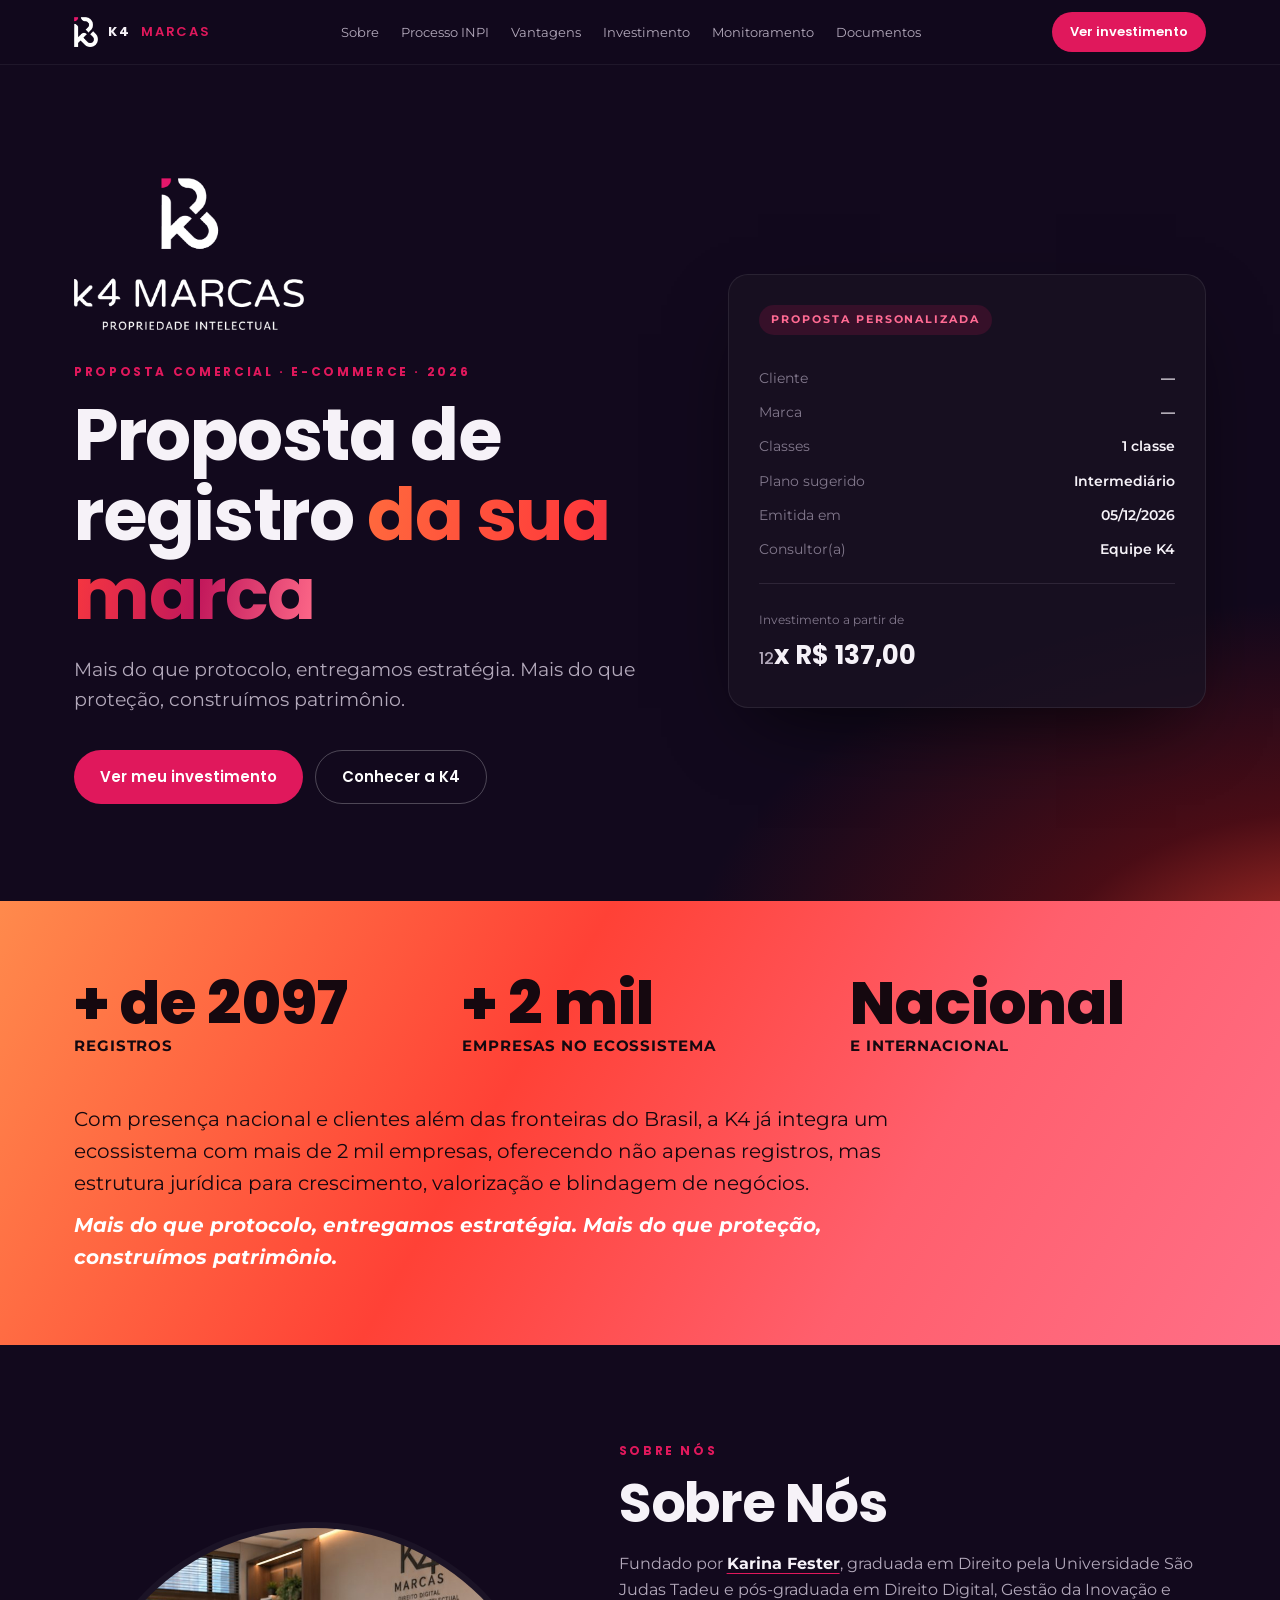
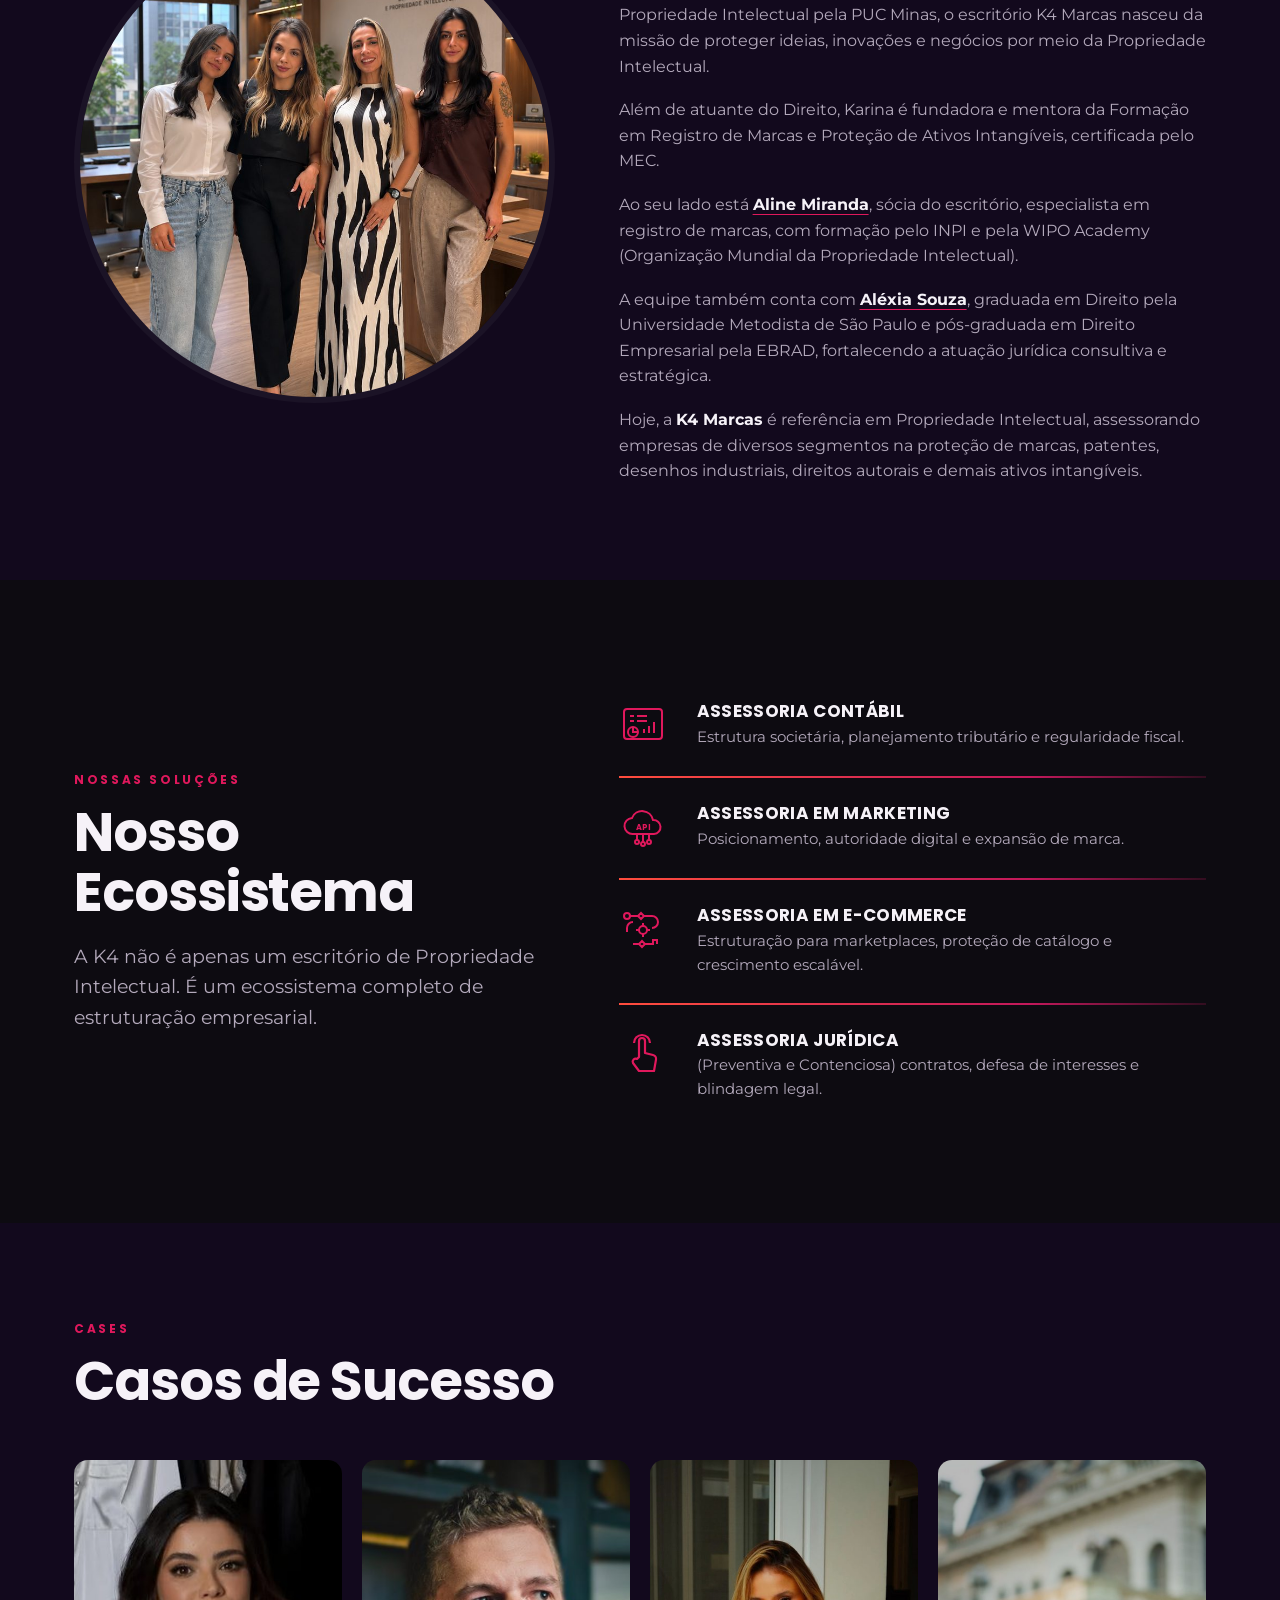
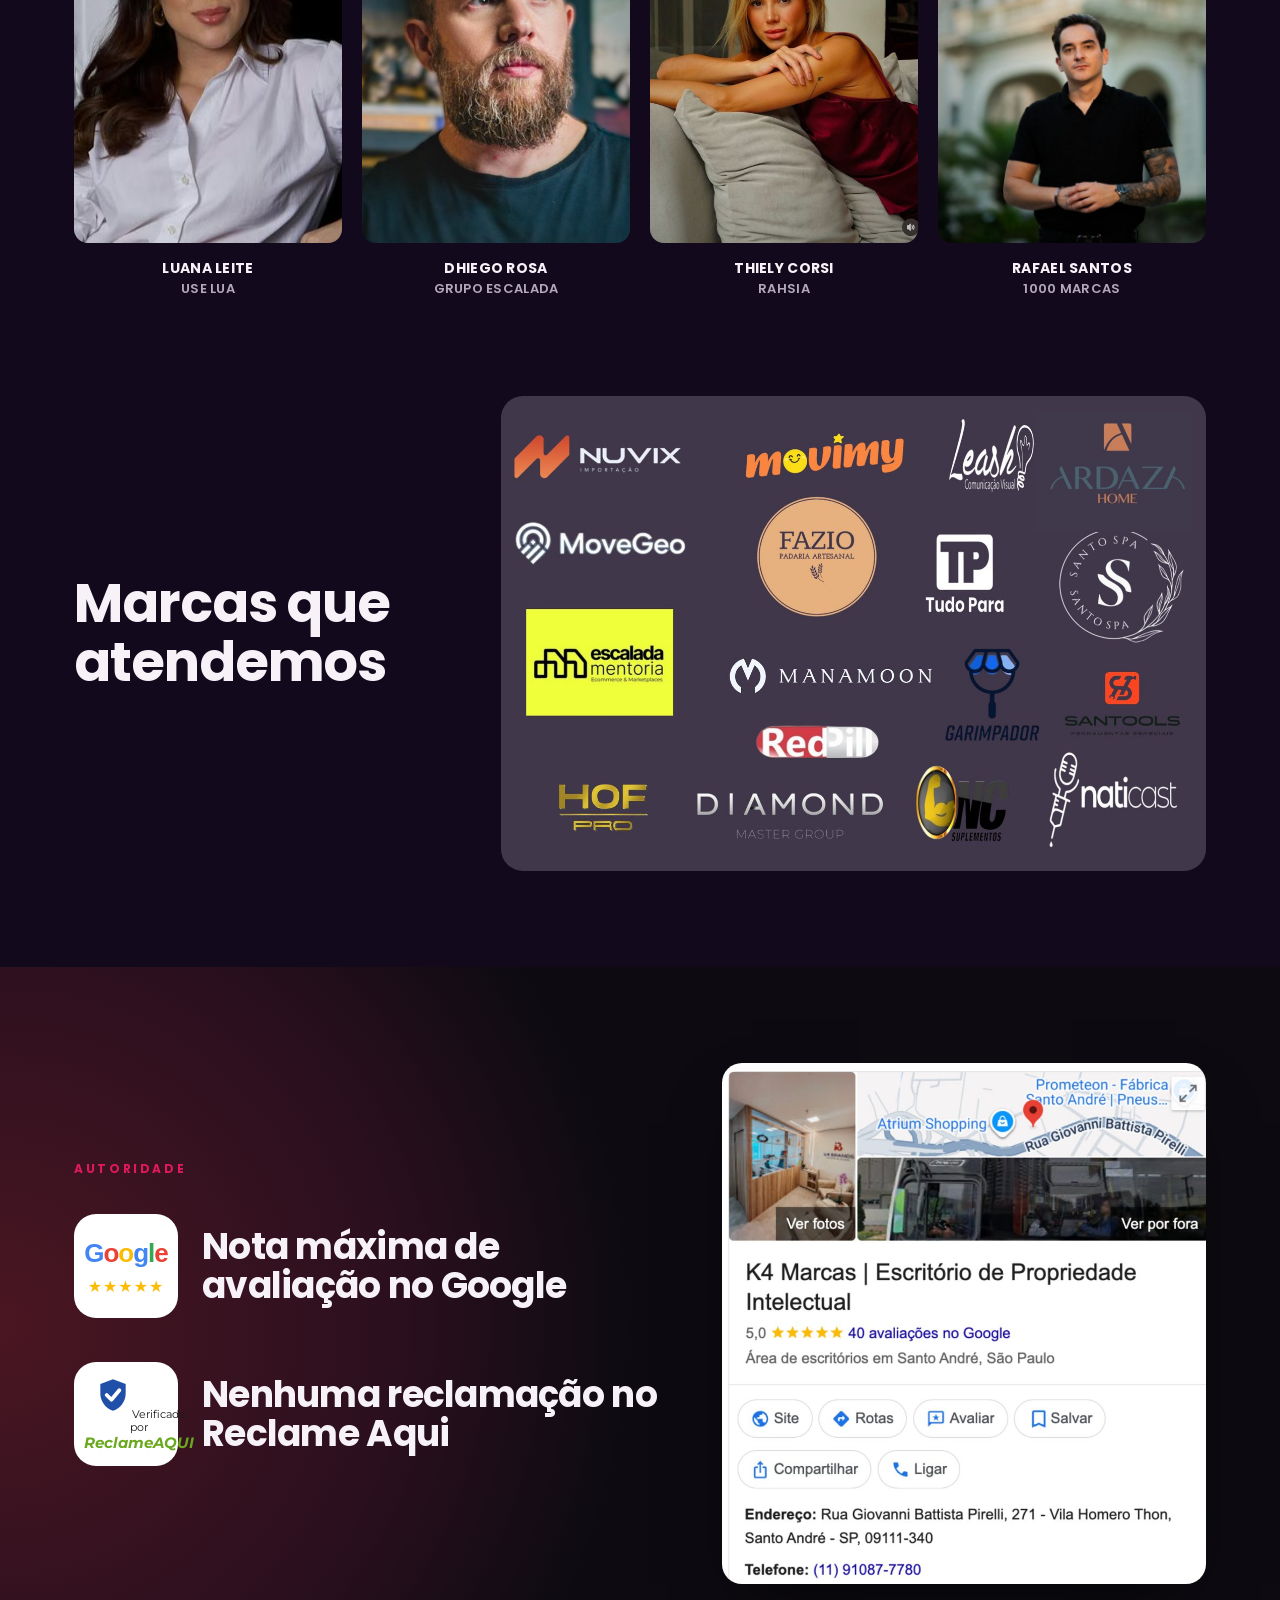
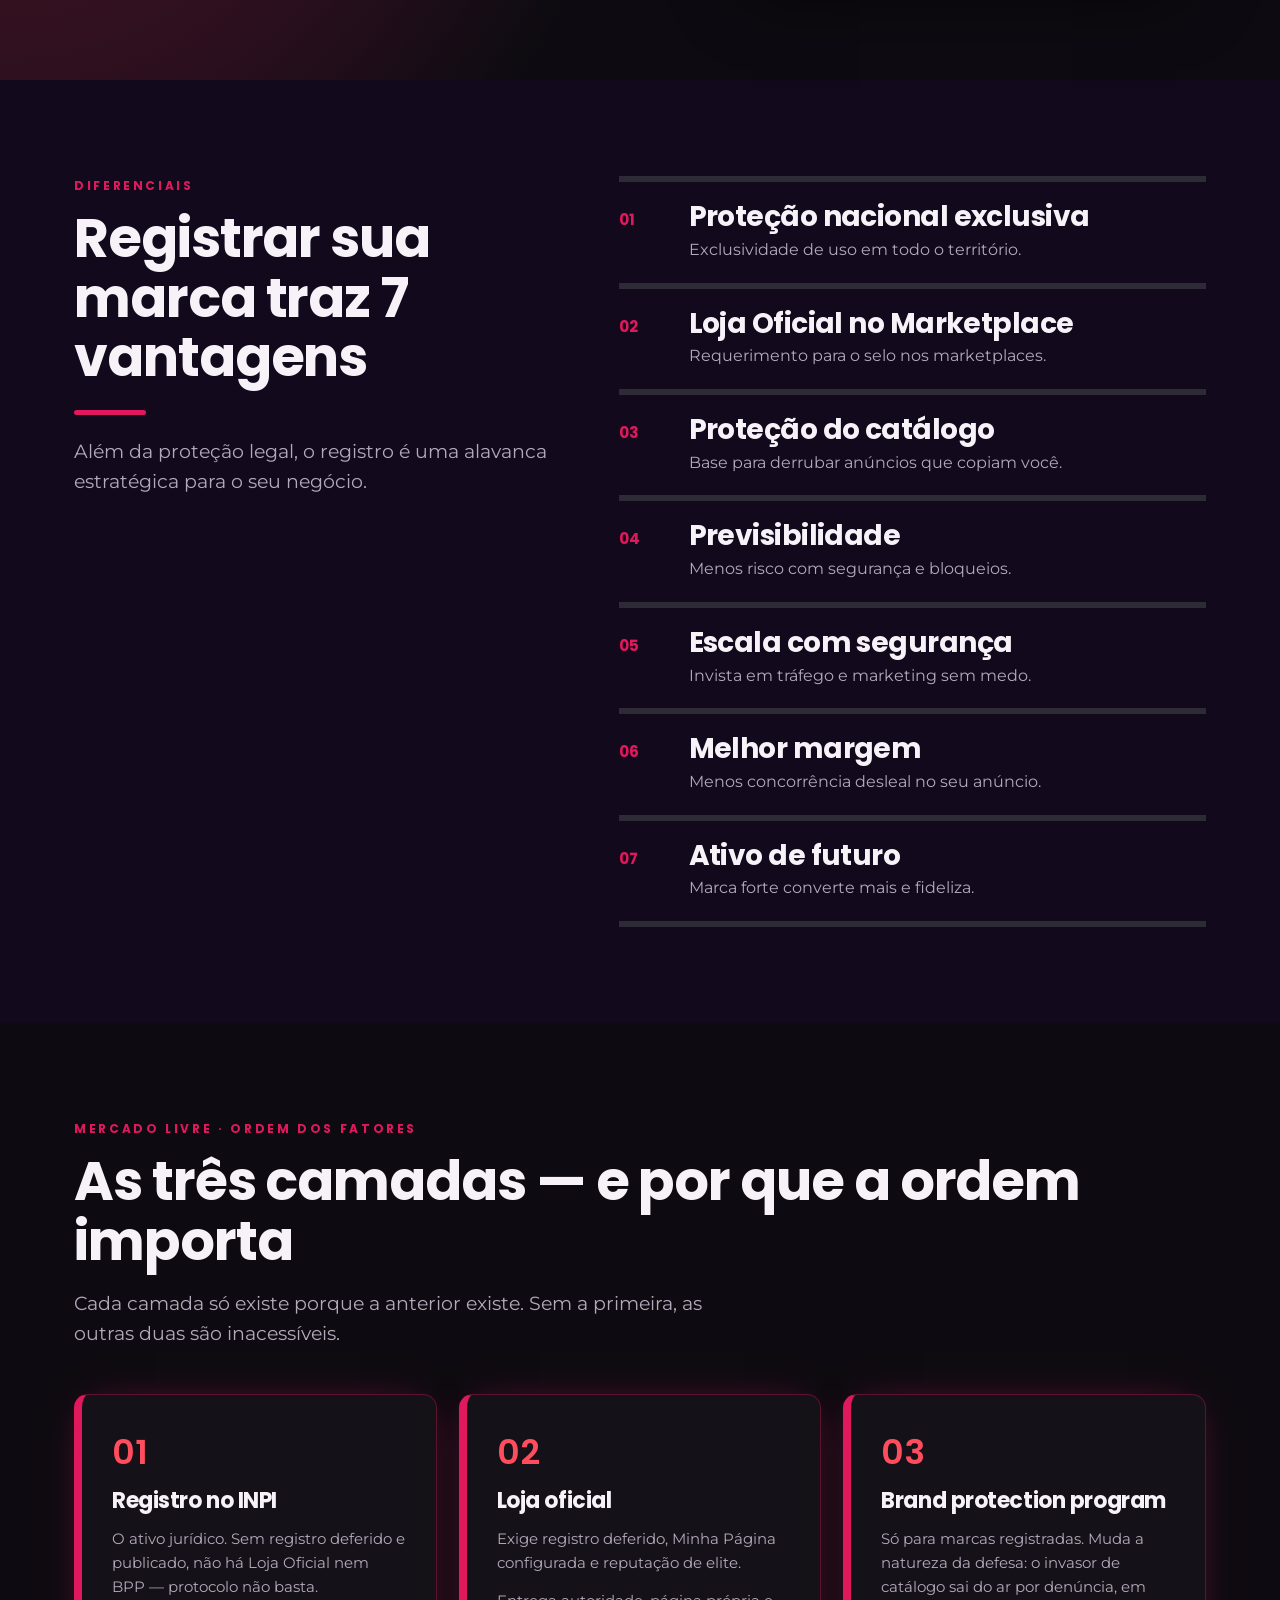
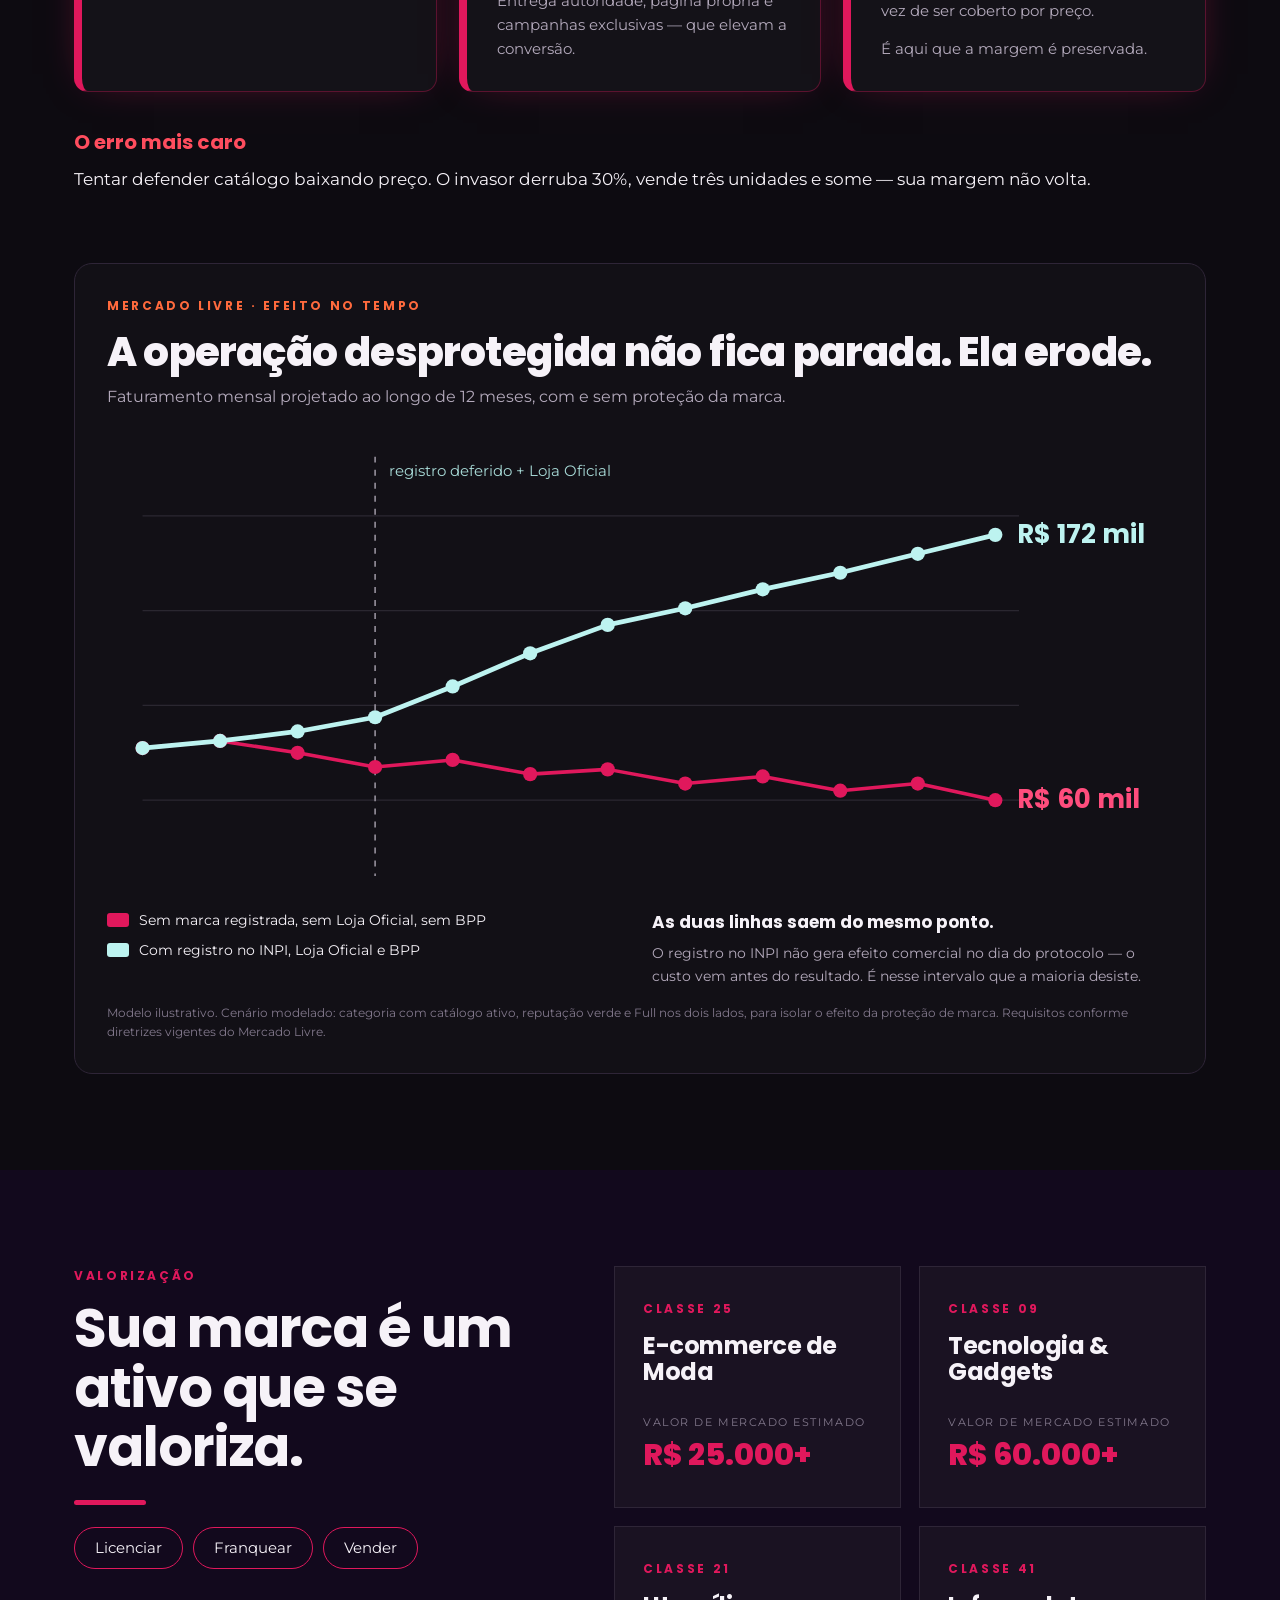
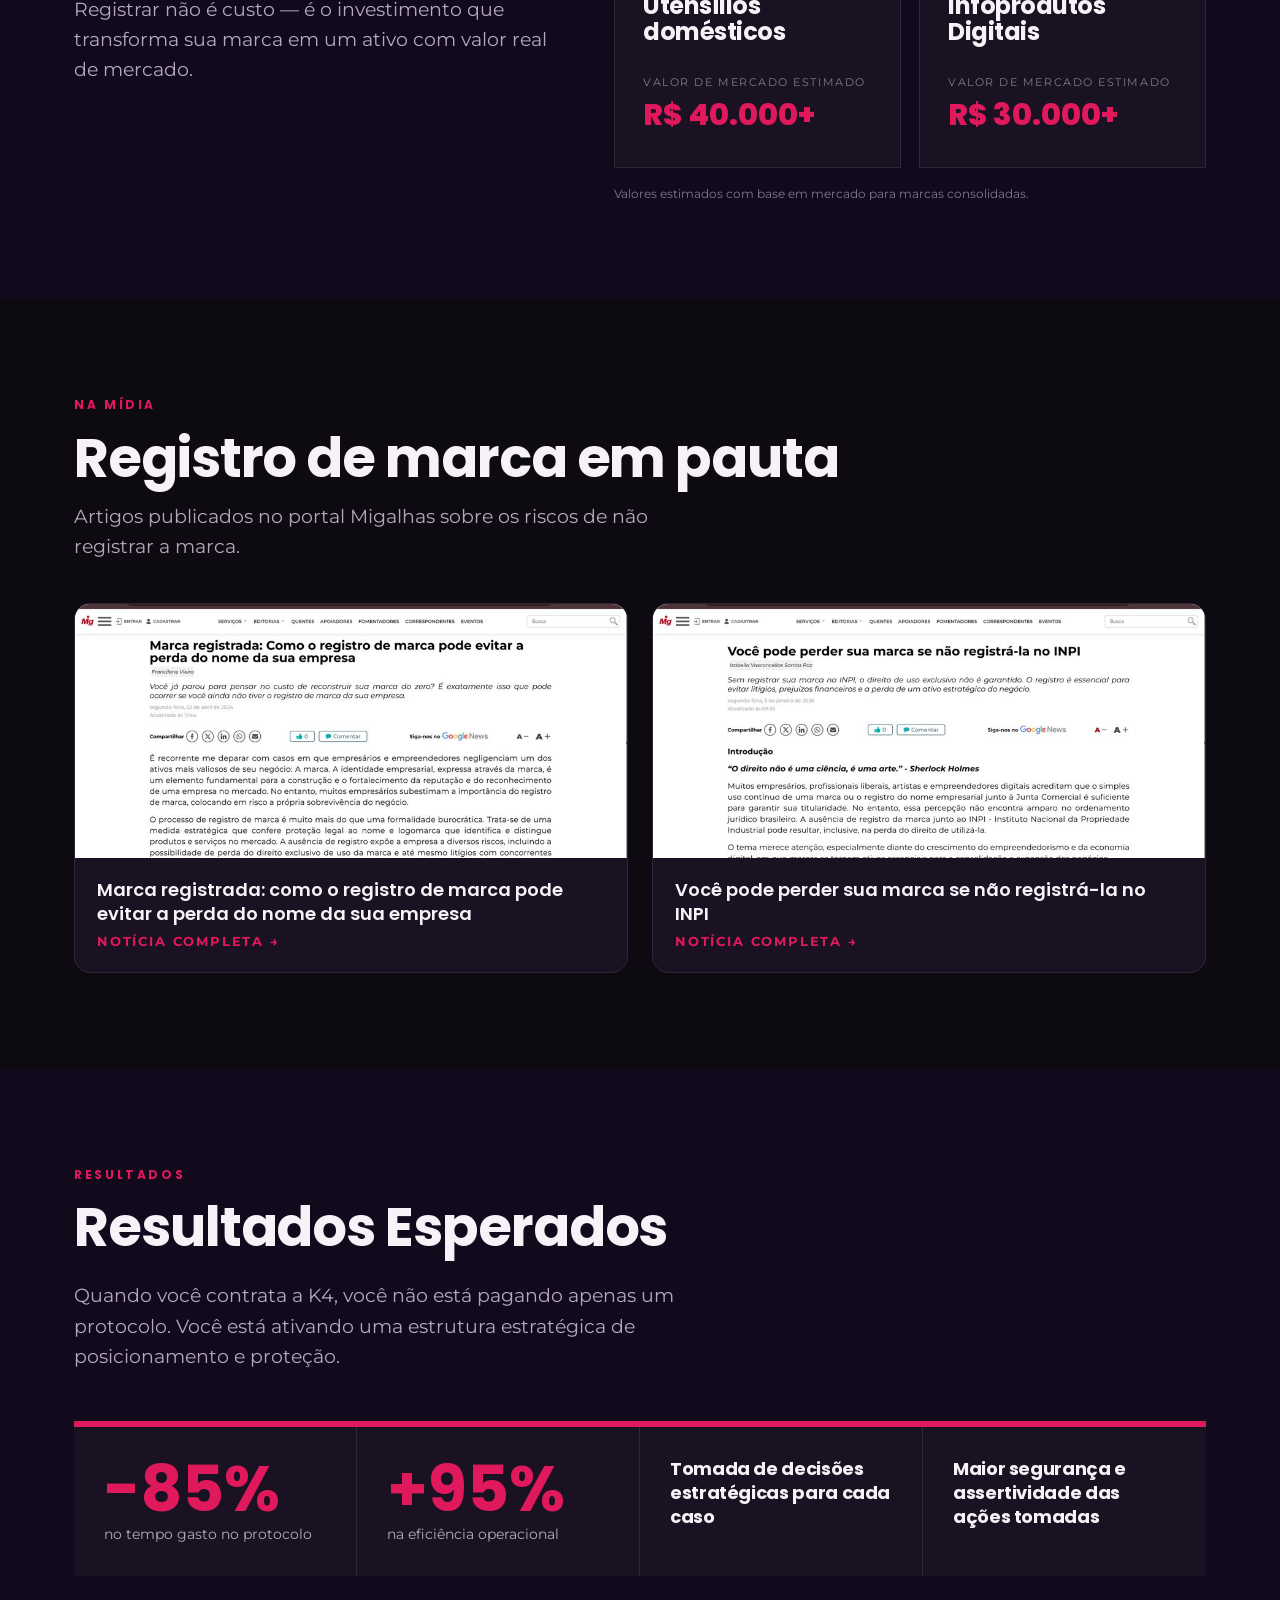
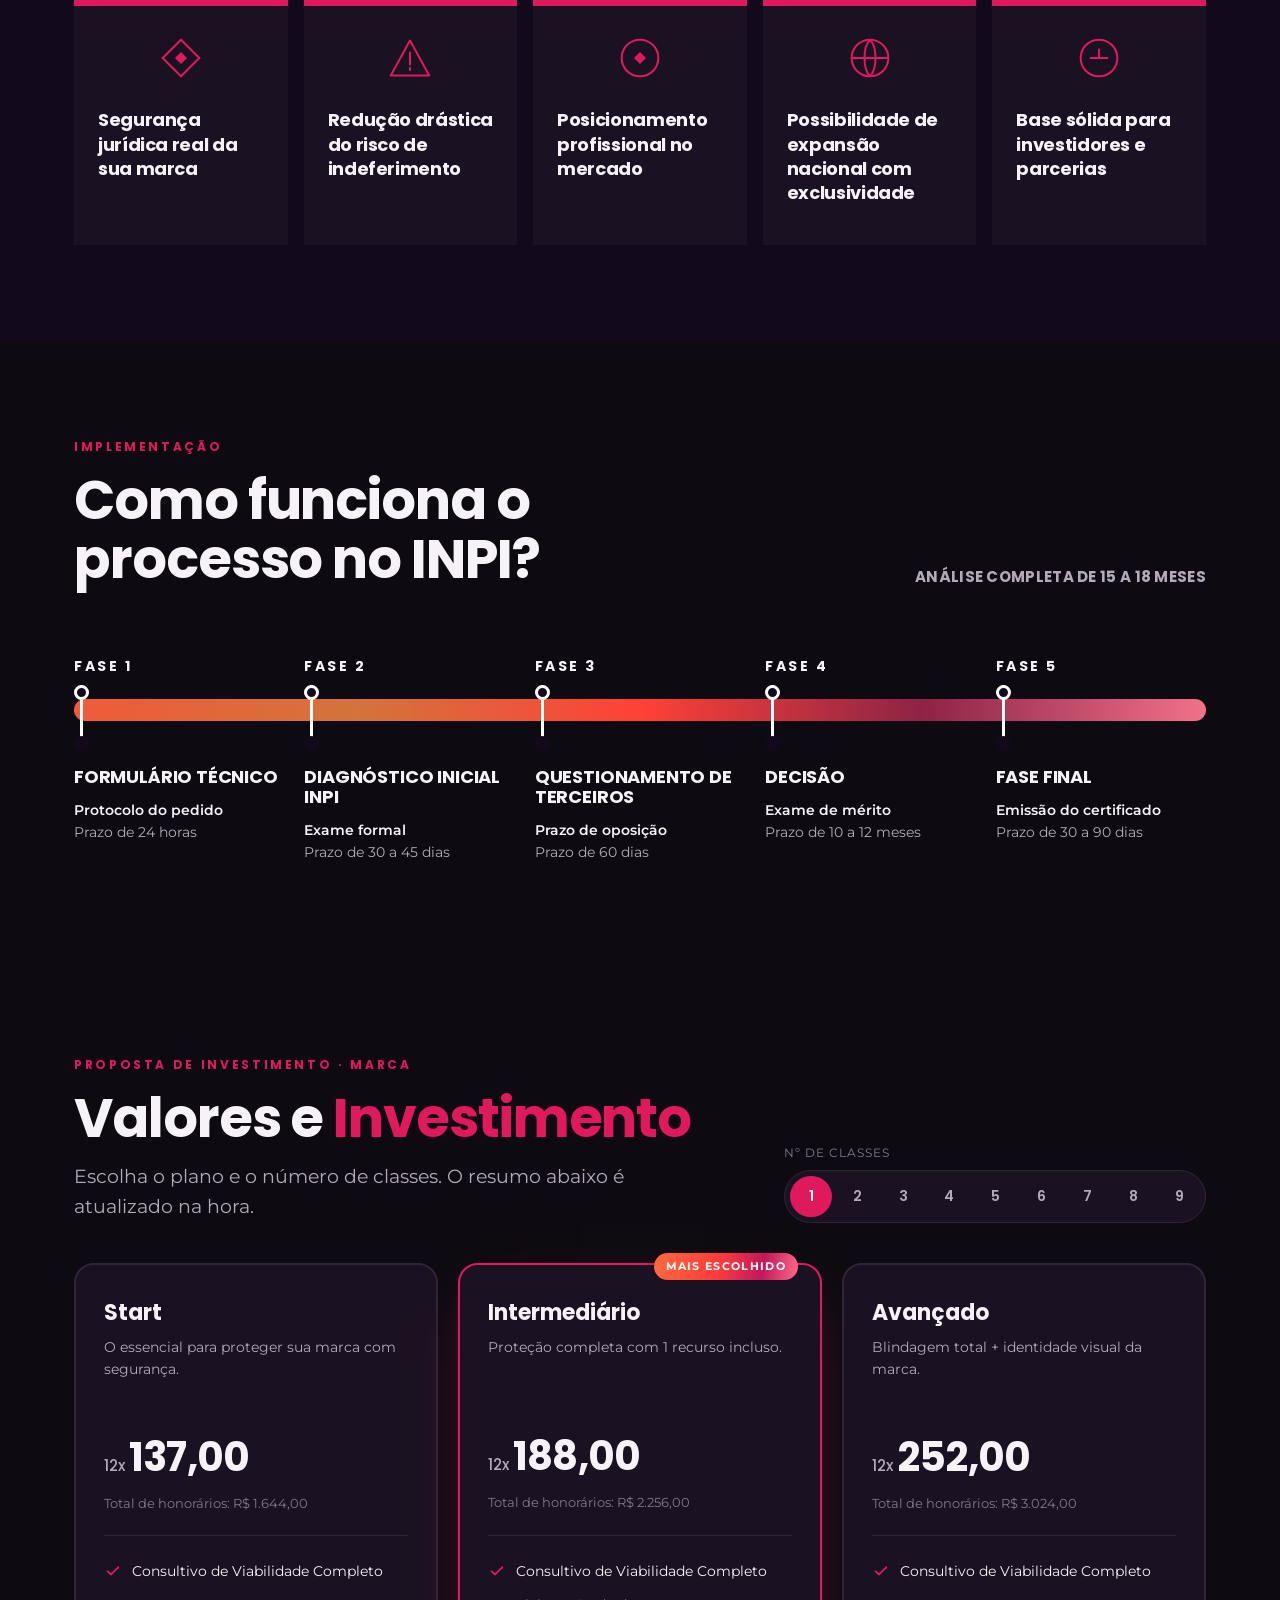
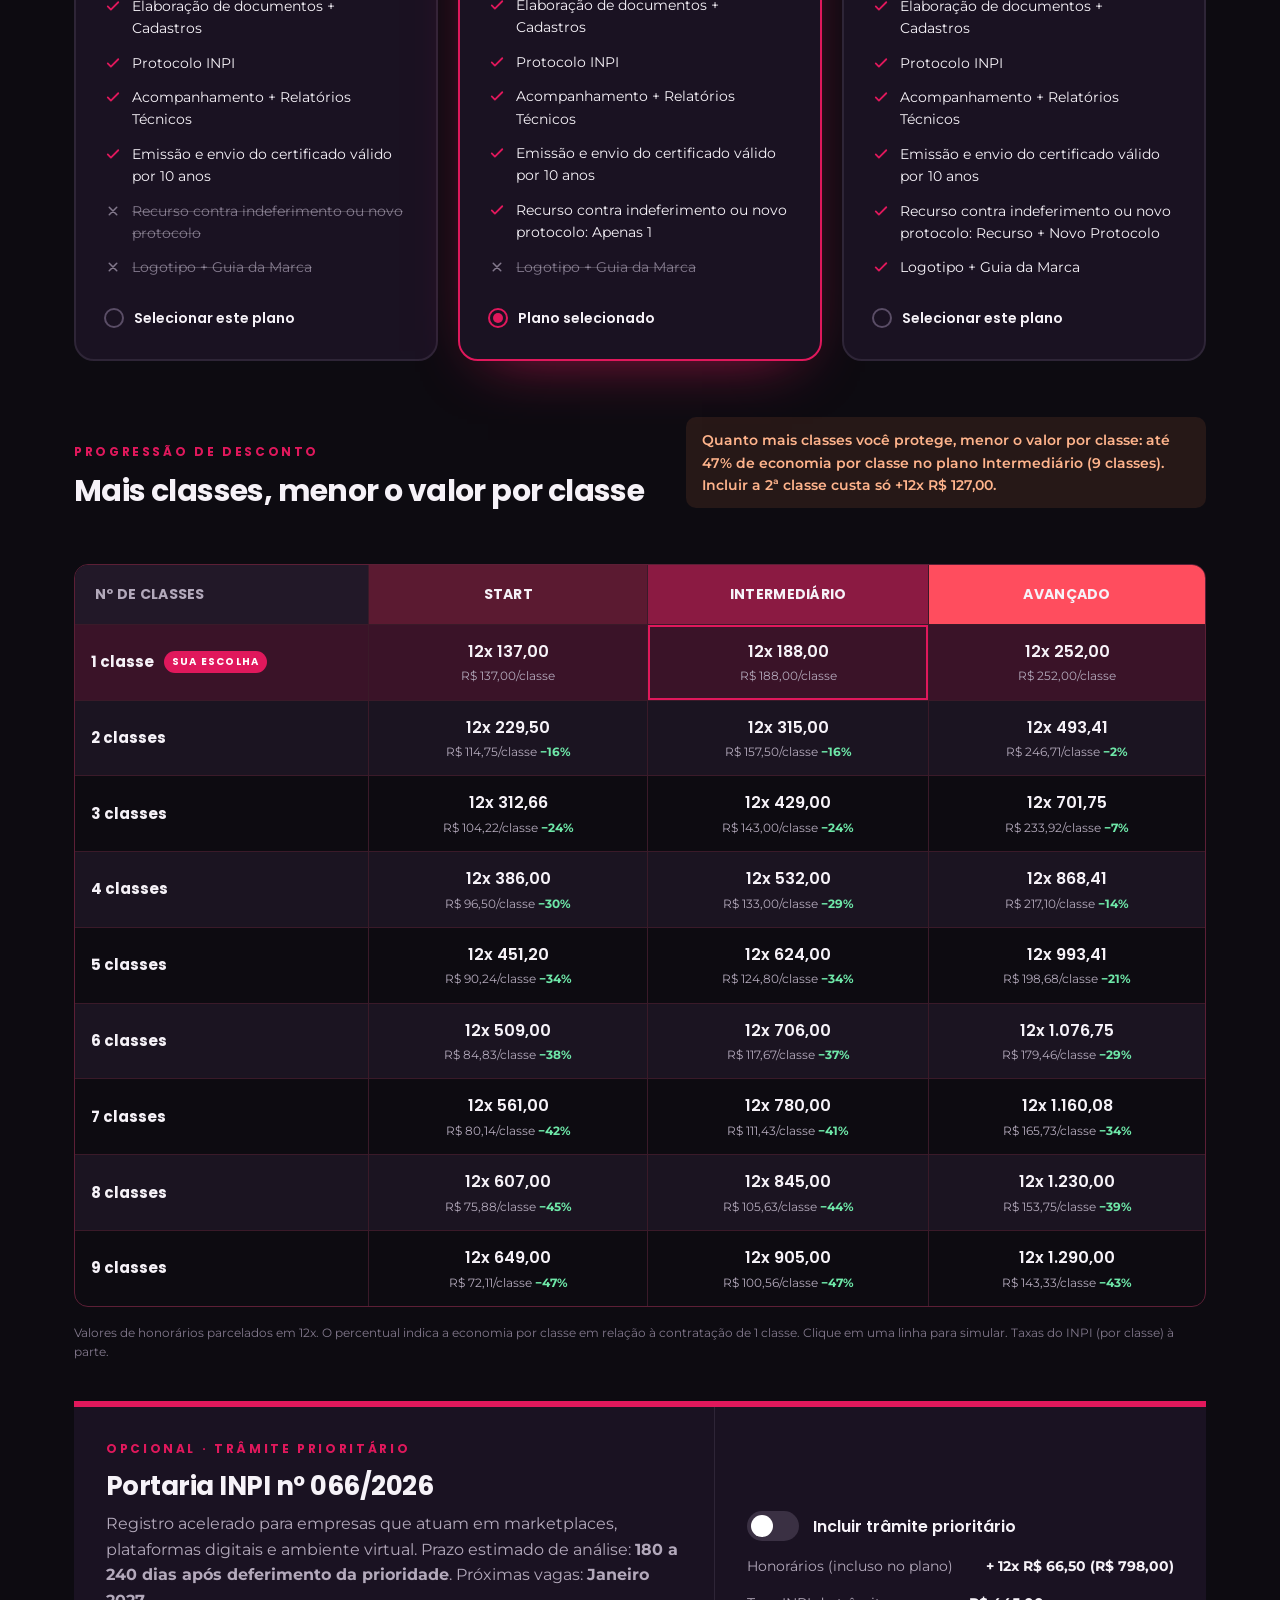
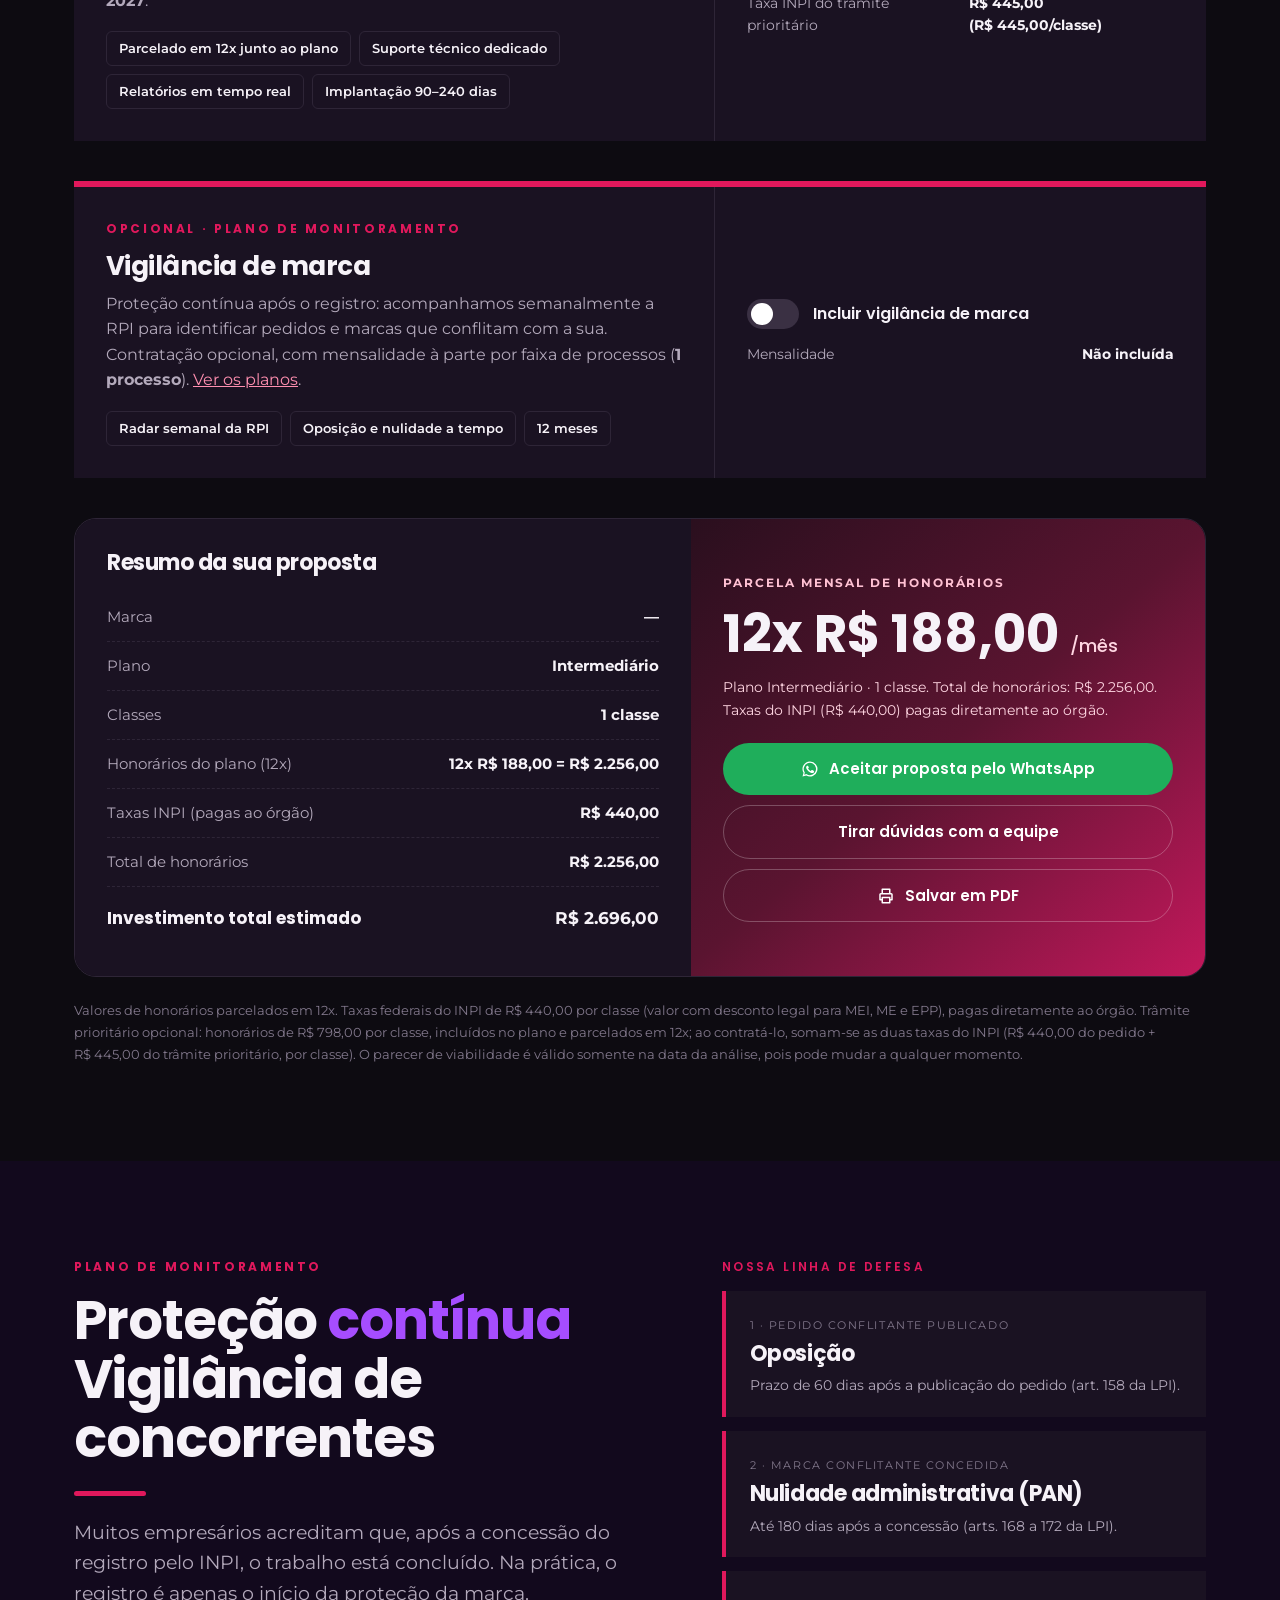
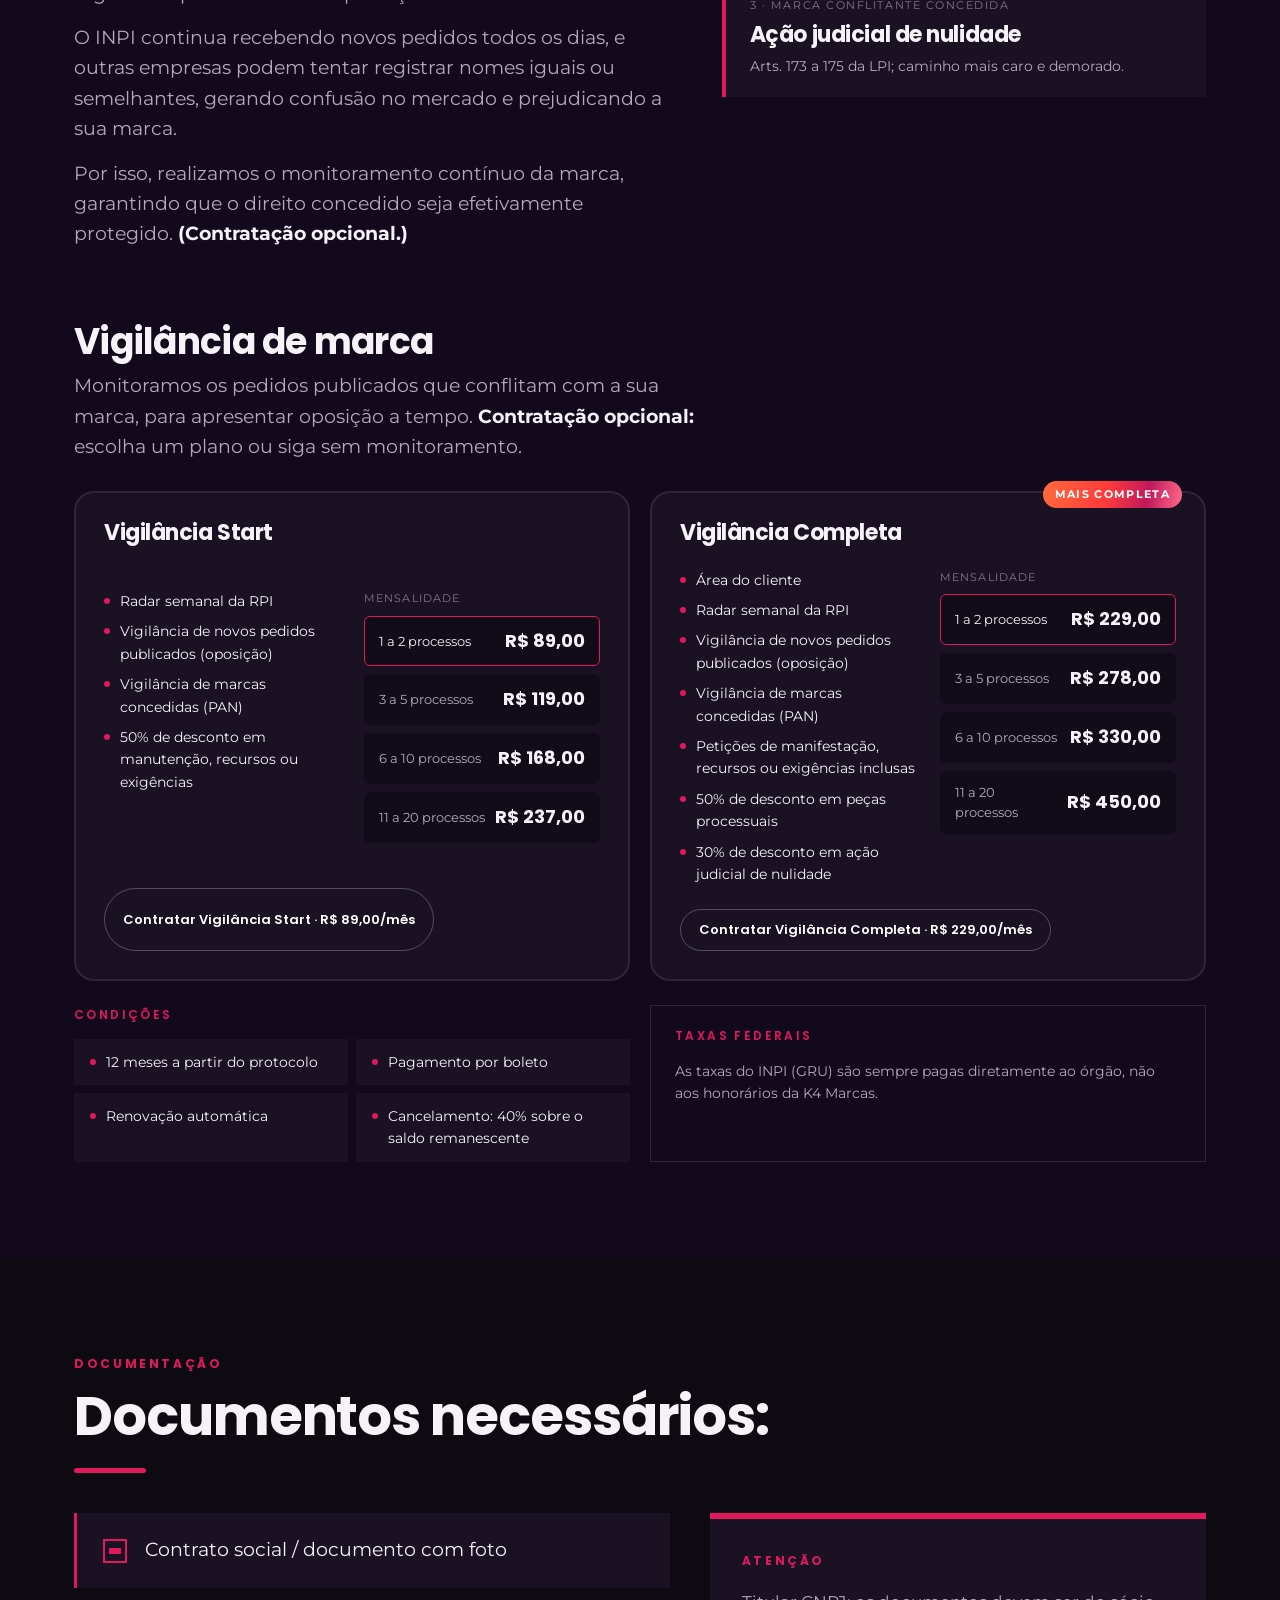
<file: site_orcamento/index.html>
<!doctype html>
<html lang="pt-BR">
<head>
  <meta charset="utf-8" />
  <meta name="viewport" content="width=device-width, initial-scale=1" />
  <title>Proposta Comercial | K4 Marcas</title>
  <meta name="description" content="Proposta comercial de registro de marca — K4 Marcas, Propriedade Intelectual." />
  <meta name="robots" content="noindex, nofollow" />
  <meta name="theme-color" content="#12091d" />
  <meta property="og:title" content="Proposta Comercial | K4 Marcas" />
  <meta property="og:description" content="Sua proposta personalizada para registro de marca no INPI." />
  <meta property="og:image" content="assets/logo-k4.png" />
  <link rel="icon" href="assets/icone-k4.png" />
  <link rel="preconnect" href="https://fonts.googleapis.com" />
  <link rel="preconnect" href="https://fonts.gstatic.com" crossorigin />
  <link href="https://fonts.googleapis.com/css2?family=Montserrat:wght@400;500;600;700&family=Poppins:wght@500;600;700;800&display=swap" rel="stylesheet" />
  <link rel="stylesheet" href="styles.css?v=20261127d" />
</head>
<body>

<!-- SVG icon sprite -->
<svg width="0" height="0" style="position:absolute" aria-hidden="true">
  <symbol id="i-check" viewBox="0 0 24 24"><path fill="none" stroke="currentColor" stroke-width="2.4" stroke-linecap="round" stroke-linejoin="round" d="M5 12.5l4.2 4.2L19 7"/></symbol>
  <symbol id="i-x" viewBox="0 0 24 24"><path fill="none" stroke="currentColor" stroke-width="2" stroke-linecap="round" d="M7 7l10 10M17 7L7 17"/></symbol>
  <symbol id="i-wa" viewBox="0 0 24 24"><path fill="currentColor" d="M12 2a10 10 0 00-8.6 15.1L2 22l5-1.3A10 10 0 1012 2zm0 18.2c-1.6 0-3.1-.4-4.4-1.2l-.3-.2-3 .8.8-2.9-.2-.3A8.2 8.2 0 1112 20.2zm4.5-6.1c-.2-.1-1.5-.7-1.7-.8-.2-.1-.4-.1-.6.1l-.8 1c-.1.2-.3.2-.5.1a6.7 6.7 0 01-3.3-2.9c-.3-.4.3-.4.7-1.4.1-.2 0-.3 0-.4l-.8-1.8c-.2-.5-.4-.4-.6-.4h-.5a1 1 0 00-.7.3 3 3 0 00-.9 2.2 5.2 5.2 0 001.1 2.7 11.8 11.8 0 004.5 4c1.7.7 2.3.8 3.2.6.5-.1 1.5-.6 1.7-1.2.2-.6.2-1.1.2-1.2-.1-.1-.3-.2-.5-.3z"/></symbol>
  <symbol id="i-print" viewBox="0 0 24 24"><path fill="none" stroke="currentColor" stroke-width="2" stroke-linejoin="round" d="M7 9V3h10v6M7 17H4v-7a1 1 0 011-1h14a1 1 0 011 1v7h-3M7 14h10v7H7z"/></symbol>
</svg>

<nav class="nav">
  <div class="wrap">
    <a class="nav-brand" href="#topo"><img src="assets/icone-k4.png" alt="" /><b>K4</b><span>MARCAS</span></a>
    <div class="nav-links">
      <a href="#sobre">Sobre</a>
      <a href="#processo">Processo INPI</a>
      <a href="#vantagens" data-tipo="ecom">Vantagens</a>
      <a href="#classes" id="navClasses">Classes</a>
      <a href="#investimento">Investimento</a>
      <a href="#monitoramento" id="navMon">Monitoramento</a>
      <a href="#documentos">Documentos</a>
    </div>
    <a class="btn sm" href="#investimento">Ver investimento</a>
  </div>
</nav>

<!-- HERO -->
<header class="hero" id="topo">
  <div class="wrap hero-grid">
    <div>
      <img class="hero-logo" src="assets/logo-k4.png" alt="K4 Marcas — Propriedade Intelectual" />
      <span class="eyebrow">Proposta comercial<span data-f="tipoTxt"></span> · <span data-f="ano"></span></span>
      <h1><span data-f="saudacao">Proposta de registro</span> <span class="hl" data-f="marcaTitulo">da sua marca</span></h1>
      <p class="lead">Mais do que protocolo, entregamos estratégia. Mais do que proteção, construímos patrimônio.</p>
      <div class="hero-actions">
        <a class="btn" href="#investimento">Ver meu investimento</a>
        <a class="btn ghost" href="#sobre">Conhecer a K4</a>
      </div>
    </div>
    <aside class="client-card rv" aria-label="Dados da proposta">
      <span class="tag">Proposta personalizada</span>
      <dl class="kv">
        <dt>Cliente</dt><dd data-f="cliente">—</dd>
        <dt>Marca</dt><dd data-f="marca">—</dd>
        <dt>Classes</dt><dd data-f="classesTxt">—</dd>
        <dt>Plano sugerido</dt><dd data-f="planoNome">—</dd>
        <dt>Emitida em</dt><dd data-f="emissao">—</dd>
        <dt>Consultor(a)</dt><dd data-f="consultor">Equipe K4</dd>
      </dl>
      <div class="from">
        <small>Investimento a partir de</small>
        <strong><span data-f="parcelas">12</span>x <b data-f="aPartir" style="font-weight:700">—</b></strong>
      </div>
      <div class="validity" data-f="validade" hidden></div>
    </aside>
  </div>
</header>

<!-- BAND -->
<section class="band">
  <div class="wrap">
    <div class="band-grid">
      <div class="stat rv"><b>+ de 2097</b><span>registros</span></div>
      <div class="stat rv"><b>+ 2 mil</b><span>empresas no ecossistema</span></div>
      <div class="stat rv"><b>Nacional</b><span>e internacional</span></div>
    </div>
    <p class="quote rv">Com presença nacional e clientes além das fronteiras do Brasil, a K4 já integra um ecossistema com mais de 2 mil empresas, oferecendo não apenas registros, mas estrutura jurídica para crescimento, valorização e blindagem de negócios.
      <em>Mais do que protocolo, entregamos estratégia. Mais do que proteção, construímos patrimônio.</em></p>
  </div>
</section>

<!-- SOBRE -->
<section class="z" id="sobre">
  <div class="wrap about">
    <div class="about-photo rv"><img src="assets/equipe.jpg" alt="Equipe K4 Marcas no escritório" loading="lazy" /></div>
    <div class="about-text rv">
      <span class="eyebrow">Sobre nós</span>
      <h2 class="h2">Sobre Nós</h2>
      <p>Fundado por <span class="name">Karina Fester</span>, graduada em Direito pela Universidade São Judas Tadeu e pós-graduada em Direito Digital, Gestão da Inovação e Propriedade Intelectual pela PUC Minas, o escritório K4 Marcas nasceu da missão de proteger ideias, inovações e negócios por meio da Propriedade Intelectual.</p>
      <p>Além de atuante do Direito, Karina é fundadora e mentora da Formação em Registro de Marcas e Proteção de Ativos Intangíveis, certificada pelo MEC.</p>
      <p>Ao seu lado está <span class="name">Aline Miranda</span>, sócia do escritório, especialista em registro de marcas, com formação pelo INPI e pela WIPO Academy (Organização Mundial da Propriedade Intelectual).</p>
      <p>A equipe também conta com <span class="name">Aléxia Souza</span>, graduada em Direito pela Universidade Metodista de São Paulo e pós-graduada em Direito Empresarial pela EBRAD, fortalecendo a atuação jurídica consultiva e estratégica.</p>
      <p>Hoje, a <strong>K4 Marcas</strong> é referência em Propriedade Intelectual, assessorando empresas de diversos segmentos na proteção de marcas, patentes, desenhos industriais, direitos autorais e demais ativos intangíveis.</p>
    </div>
  </div>
</section>

<!-- ECOSSISTEMA -->
<section class="z">
  <div class="wrap eco">
    <div class="rv">
      <span class="eyebrow">Nossas soluções</span>
      <h2 class="h2">Nosso Ecossistema</h2>
      <p class="lead" style="margin-top:20px">A K4 não é apenas um escritório de Propriedade Intelectual. É um ecossistema completo de estruturação empresarial.</p>
    </div>
    <ul class="eco-list rv">
      <li>
        <svg viewBox="0 0 48 48" fill="none" stroke="currentColor" stroke-width="2"><rect x="5" y="7" width="38" height="30" rx="3"/><path d="M11 14h4M11 19h4M18 14h10M18 19h10M30 31V24M35 31V20M25 31v-4"/><circle cx="14" cy="30" r="5"/><path d="M14 25v5h5"/></svg>
        <div><h3>Assessoria Contábil</h3><p>Estrutura societária, planejamento tributário e regularidade fiscal.</p></div>
      </li>
      <li>
        <svg viewBox="0 0 48 48" fill="none" stroke="currentColor" stroke-width="2"><path d="M14 30a8 8 0 01-1-16 11 11 0 0121 2 7 7 0 011 14z"/><path d="M18 30v6M24 30v8M30 30v6"/><circle cx="18" cy="38" r="2"/><circle cx="24" cy="40" r="2"/><circle cx="30" cy="38" r="2"/><text x="17" y="26" font-size="8" fill="currentColor" stroke="none" font-family="Poppins" font-weight="700">API</text></svg>
        <div><h3>Assessoria em Marketing</h3><p>Posicionamento, autoridade digital e expansão de marca.</p></div>
      </li>
      <li>
        <svg viewBox="0 0 48 48" fill="none" stroke="currentColor" stroke-width="2"><circle cx="8" cy="10" r="3"/><path d="M11 10h8l3-3 3 3-3 3-3-3M25 10h8a6 6 0 010 12M8 26v-4a6 6 0 016-6"/><circle cx="24" cy="24" r="4"/><path d="M24 17v3M24 28v3M17 24h3M28 24h3"/><path d="M14 38h6l3 3 3-3-3-3-3 3M26 38h8v-4h4v4"/></svg>
        <div><h3>Assessoria em E-commerce</h3><p>Estruturação para marketplaces, proteção de catálogo e crescimento escalável.</p></div>
      </li>
      <li>
        <svg viewBox="0 0 48 48" fill="none" stroke="currentColor" stroke-width="2.2" stroke-linejoin="round"><path d="M20 26V10a3 3 0 016 0v12l8 2a4 4 0 013 4.6L35 40H20l-6-8a3 3 0 014-4z"/><path d="M15 12a8 8 0 0116 0"/></svg>
        <div><h3>Assessoria Jurídica</h3><p>(Preventiva e Contenciosa) contratos, defesa de interesses e blindagem legal.</p></div>
      </li>
    </ul>
  </div>
</section>

<!-- CASES -->
<section class="z">
  <div class="wrap">
    <span class="eyebrow">Cases</span>
    <h2 class="h2 rv">Casos de Sucesso</h2>
    <div class="cases">
      <div class="case rv"><figure><div class="ph"><img src="assets/case-luana.jpg" alt="Luana Leite" loading="lazy" /></div><figcaption>Luana Leite<span>Use Lua</span></figcaption></figure></div>
      <div class="case rv"><figure><div class="ph"><img src="assets/case-dhiego.jpg" alt="Dhiego Rosa" loading="lazy" /></div><figcaption>Dhiego Rosa<span>Grupo Escalada</span></figcaption></figure></div>
      <div class="case rv"><figure><div class="ph"><img src="assets/case-thiely.jpg" alt="Thiely Corsi" loading="lazy" /></div><figcaption>Thiely Corsi<span>Rahsia</span></figcaption></figure></div>
      <div class="case rv"><figure><div class="ph"><img src="assets/case-rafael.jpg" alt="Rafael Santos" loading="lazy" /></div><figcaption>Rafael Santos<span>1000 Marcas</span></figcaption></figure></div>
    </div>
    <div class="brands">
      <h2 class="h2 rv">Marcas que atendemos</h2>
      <img class="brands-img rv" src="assets/marcas-atendidas.jpg" alt="Logotipos de marcas atendidas pela K4: Nuvix, Movimy, Leash, Ardaza Home, MoveGeo, Fazio, Tudo Para, Santo Spa, Escalada Mentoria, Manamoon, Garimpador, Santools, RedPill, HOF Pro, Diamond Master Group, NC Suplementos, Naticast" loading="lazy" />
    </div>
  </div>
</section>

<!-- AUTORIDADE -->
<section class="alt" style="background: radial-gradient(900px 900px at 0% 50%, #4a1622 0%, #2a0f1e 45%, var(--bg-2) 70%);">
  <div class="wrap auth">
    <div>
      <span class="eyebrow">Autoridade</span>
      <div class="auth-item rv">
        <div class="auth-badge"><div><div class="g"><span>G</span><span>o</span><span>o</span><span>g</span><span>l</span><span>e</span></div><div class="stars">★★★★★</div></div></div>
        <h3>Nota máxima de avaliação no Google</h3>
      </div>
      <div class="auth-item rv">
        <div class="auth-badge"><div class="ra"><svg viewBox="0 0 24 24" fill="currentColor"><path d="M12 2l8 3v6c0 5-3.4 9.4-8 11-4.6-1.6-8-6-8-11V5z"/><path d="M8 12l3 3 5-6" fill="none" stroke="#fff" stroke-width="2.4" stroke-linecap="round" stroke-linejoin="round"/></svg>Verificada por<b>ReclameAQUI</b></div></div>
        <h3>Nenhuma reclamação no Reclame Aqui</h3>
      </div>
    </div>
    <img class="google-card rv" src="assets/google-k4.jpg" alt="Perfil da K4 Marcas no Google: nota 5,0 com 40 avaliações" loading="lazy" />
  </div>
</section>

<!-- VANTAGENS -->
<section class="z" id="vantagens" data-tipo="ecom">
  <div class="wrap adv">
    <div class="adv-sticky rv">
      <span class="eyebrow">Diferenciais</span>
      <h2 class="h2">Registrar sua marca traz 7 vantagens</h2>
      <div class="bar"></div>
      <p class="lead">Além da proteção legal, o registro é uma alavanca estratégica para o seu negócio.</p>
    </div>
    <ol class="adv-list">
      <li class="rv"><span class="num">01</span><div><h3>Proteção nacional exclusiva</h3><p>Exclusividade de uso em todo o território.</p></div></li>
      <li class="rv"><span class="num">02</span><div><h3>Loja Oficial no Marketplace</h3><p>Requerimento para o selo nos marketplaces.</p></div></li>
      <li class="rv"><span class="num">03</span><div><h3>Proteção do catálogo</h3><p>Base para derrubar anúncios que copiam você.</p></div></li>
      <li class="rv"><span class="num">04</span><div><h3>Previsibilidade</h3><p>Menos risco com segurança e bloqueios.</p></div></li>
      <li class="rv"><span class="num">05</span><div><h3>Escala com segurança</h3><p>Invista em tráfego e marketing sem medo.</p></div></li>
      <li class="rv"><span class="num">06</span><div><h3>Melhor margem</h3><p>Menos concorrência desleal no seu anúncio.</p></div></li>
      <li class="rv"><span class="num">07</span><div><h3>Ativo de futuro</h3><p>Marca forte converte mais e fideliza.</p></div></li>
    </ol>
  </div>
</section>

<!-- MERCADO LIVRE -->
<section class="z" data-tipo="ecom">
  <div class="wrap">
    <span class="eyebrow">Mercado Livre · ordem dos fatores</span>
    <h2 class="h2 rv">As três camadas — e por que a ordem importa</h2>
    <p class="lead rv" style="margin-top:18px">Cada camada só existe porque a anterior existe. Sem a primeira, as outras duas são inacessíveis.</p>
    <div class="layers">
      <div class="layer rv"><span class="n">01</span><h3>Registro no INPI</h3><p>O ativo jurídico. Sem registro deferido e publicado, não há Loja Oficial nem BPP — protocolo não basta.</p></div>
      <div class="layer rv"><span class="n">02</span><h3>Loja oficial</h3><p>Exige registro deferido, Minha Página configurada e reputação de elite.</p><p>Entrega autoridade, página própria e campanhas exclusivas — que elevam a conversão.</p></div>
      <div class="layer rv"><span class="n">03</span><h3>Brand protection program</h3><p>Só para marcas registradas. Muda a natureza da defesa: o invasor de catálogo sai do ar por denúncia, em vez de ser coberto por preço.</p><p>É aqui que a margem é preservada.</p></div>
    </div>
    <div class="warn rv"><b>O erro mais caro</b><p>Tentar defender catálogo baixando preço. O invasor derruba 30%, vende três unidades e some — sua margem não volta.</p></div>

    <div class="chart-box rv">
      <span class="eyebrow" style="color:#ff6a3d">Mercado Livre · Efeito no tempo</span>
      <h3>A operação desprotegida não fica parada. Ela erode.</h3>
      <p class="sub">Faturamento mensal projetado ao longo de 12 meses, com e sem proteção da marca.</p>
      <svg class="chart" id="chart" viewBox="0 0 900 380" role="img" aria-label="Gráfico: com registro, Loja Oficial e BPP o faturamento sobe para R$ 172 mil; sem proteção cai para R$ 60 mil em 12 meses."></svg>
      <div class="chart-foot">
        <div class="legend">
          <span><i style="background:#e0185c"></i>Sem marca registrada, sem Loja Oficial, sem BPP</span>
          <span><i style="background:#bdf3f0"></i>Com registro no INPI, Loja Oficial e BPP</span>
        </div>
        <div><strong>As duas linhas saem do mesmo ponto.</strong><p>O registro no INPI não gera efeito comercial no dia do protocolo — o custo vem antes do resultado. É nesse intervalo que a maioria desiste.</p></div>
      </div>
      <p class="note">Modelo ilustrativo. Cenário modelado: categoria com catálogo ativo, reputação verde e Full nos dois lados, para isolar o efeito da proteção de marca. Requisitos conforme diretrizes vigentes do Mercado Livre.</p>
    </div>
  </div>
</section>

<!-- ATIVO -->
<section class="z">
  <div class="wrap asset">
    <div class="rv">
      <span class="eyebrow">Valorização</span>
      <h2 class="h2">Sua marca é um ativo que se valoriza.</h2>
      <div class="bar"></div>
      <div class="chips"><span class="chip">Licenciar</span><span class="chip">Franquear</span><span class="chip">Vender</span></div>
      <p class="lead">Registrar não é custo — é o investimento que transforma sua marca em um ativo com valor real de mercado.</p>
    </div>
    <div>
      <div class="asset-grid">
        <div class="asset-card rv"><span class="cls">CLASSE 25</span><h3>E-commerce de Moda</h3><small>Valor de mercado estimado</small><b>R$ 25.000+</b></div>
        <div class="asset-card rv"><span class="cls">CLASSE 09</span><h3>Tecnologia &amp; Gadgets</h3><small>Valor de mercado estimado</small><b>R$ 60.000+</b></div>
        <div class="asset-card rv"><span class="cls">CLASSE 21</span><h3>Utensílios domésticos</h3><small>Valor de mercado estimado</small><b>R$ 40.000+</b></div>
        <div class="asset-card rv"><span class="cls">CLASSE 41</span><h3>Infoprodutos Digitais</h3><small>Valor de mercado estimado</small><b>R$ 30.000+</b></div>
      </div>
      <p class="note">Valores estimados com base em mercado para marcas consolidadas.</p>
    </div>
  </div>
</section>

<!-- NOTÍCIAS -->
<section class="z" id="midia">
  <div class="wrap">
    <span class="eyebrow">Na mídia</span>
    <h2 class="h2 rv">Registro de marca em pauta</h2>
    <p class="lead rv" style="margin-top:14px">Artigos publicados no portal Migalhas sobre os riscos de não registrar a marca.</p>
    <div class="news">
      <a class="news-card rv" href="https://www.migalhas.com.br/depeso/405913/como-o-registro-de-marca-pode-evitar-a-perda-do-nome-da-sua-empresa" target="_blank" rel="noopener">
        <img src="assets/noticia-1.jpg" alt="Artigo no Migalhas: Marca registrada — como o registro de marca pode evitar a perda do nome da sua empresa" loading="lazy" />
        <span class="news-t">Marca registrada: como o registro de marca pode evitar a perda do nome da sua empresa</span>
        <span class="news-l">Notícia completa →</span>
      </a>
      <a class="news-card rv" href="https://www.migalhas.com.br/depeso/447062/voce-pode-perder-sua-marca-se-nao-registra-la-no-inpi" target="_blank" rel="noopener">
        <img src="assets/noticia-2.jpg" alt="Artigo no Migalhas: Você pode perder sua marca se não registrá-la no INPI" loading="lazy" />
        <span class="news-t">Você pode perder sua marca se não registrá-la no INPI</span>
        <span class="news-l">Notícia completa →</span>
      </a>
    </div>
  </div>
</section>

<!-- RESULTADOS -->
<section class="z">
  <div class="wrap">
    <span class="eyebrow">Resultados</span>
    <div class="tl-head">
      <h2 class="h2 rv">Resultados Esperados</h2>
      <p class="lead rv">Quando você contrata a K4, você não está pagando apenas um protocolo. Você está ativando uma estrutura estratégica de posicionamento e proteção.</p>
    </div>
    <div class="kpis rv">
      <div class="kpi"><b>-85%</b><span>no tempo gasto no protocolo</span></div>
      <div class="kpi"><b>+95%</b><span>na eficiência operacional</span></div>
      <div class="kpi"><h3>Tomada de decisões estratégicas para cada caso</h3></div>
      <div class="kpi"><h3>Maior segurança e assertividade das ações tomadas</h3></div>
    </div>
    <div class="res-cards">
      <div class="res-card rv"><svg viewBox="0 0 48 48" fill="none" stroke="currentColor" stroke-width="2.2"><path d="M24 4l20 20-20 20L4 24z"/><path d="M24 19l5 5-5 5-5-5z" fill="currentColor"/></svg><h3>Segurança jurídica real da sua marca</h3></div>
      <div class="res-card rv"><svg viewBox="0 0 48 48" fill="none" stroke="currentColor" stroke-width="2.2" stroke-linejoin="round"><path d="M24 5l21 38H3z"/><path d="M24 18v13M24 35v2" stroke-linecap="round"/></svg><h3>Redução drástica do risco de indeferimento</h3></div>
      <div class="res-card rv"><svg viewBox="0 0 48 48" fill="none" stroke="currentColor" stroke-width="2.2"><circle cx="24" cy="24" r="20"/><path d="M24 19l5 5-5 5-5-5z" fill="currentColor"/></svg><h3>Posicionamento profissional no mercado</h3></div>
      <div class="res-card rv"><svg viewBox="0 0 48 48" fill="none" stroke="currentColor" stroke-width="2.2"><circle cx="24" cy="24" r="20"/><path d="M4 24h40M24 4c-8 8-8 32 0 40M24 4c8 8 8 32 0 40"/></svg><h3>Possibilidade de expansão nacional com exclusividade</h3></div>
      <div class="res-card rv"><svg viewBox="0 0 48 48" fill="none" stroke="currentColor" stroke-width="2.2"><circle cx="24" cy="24" r="20"/><path d="M14 24h20M24 14v10"/></svg><h3>Base sólida para investidores e parcerias</h3></div>
    </div>
  </div>
</section>

<!-- PROCESSO INPI -->
<section class="z" id="processo">
  <div class="wrap">
    <div class="tl-head">
      <div><span class="eyebrow">Implementação</span><h2 class="h2 rv">Como funciona o<br />processo no INPI?</h2></div>
      <span class="pill">Análise completa de 15 a 18 meses</span>
    </div>
    <div class="timeline">
      <div class="phase rv"><span class="n">FASE 1</span><div class="dot"></div><h3>Formulário técnico</h3><p><b>Protocolo do pedido</b>Prazo de 24 horas</p></div>
      <div class="phase rv"><span class="n">FASE 2</span><div class="dot"></div><h3>Diagnóstico inicial INPI</h3><p><b>Exame formal</b>Prazo de 30 a 45 dias</p></div>
      <div class="phase rv"><span class="n">FASE 3</span><div class="dot"></div><h3>Questionamento de terceiros</h3><p><b>Prazo de oposição</b>Prazo de 60 dias</p></div>
      <div class="phase rv"><span class="n">FASE 4</span><div class="dot"></div><h3>Decisão</h3><p><b>Exame de mérito</b>Prazo de 10 a 12 meses</p></div>
      <div class="phase rv"><span class="n">FASE 5</span><div class="dot"></div><h3>Fase final</h3><p><b>Emissão do certificado</b>Prazo de 30 a 90 dias</p></div>
    </div>
  </div>
</section>

<!-- CLASSES NCL -->
<section class="z" id="classes">
  <div class="wrap">
    <span class="eyebrow">Classificação de Nice (NCL)</span>
    <h2 class="h2 rv" data-f="nclTitulo">Classes da sua marca</h2>
    <p class="lead rv" style="margin-top:14px">A marca é protegida dentro de cada classe registrada. A classificação tem 45 classes (34 de produtos e 11 de serviços); estas são as indicadas pela nossa equipe para o seu negócio. Você pode remover ou incluir classes para simular o seu orçamento.</p>
    <div class="bar"></div>
    <div class="ncl-cards" id="nclCards"></div>
    <div class="ncl-removed" id="nclRemoved" hidden></div>
    <div class="ncl-add no-print">
      <button type="button" class="btn ghost sm" id="nclAddBtn" aria-expanded="false" aria-controls="nclAddPanel">+ Incluir outra classe</button>
      <div class="ncl-add-panel" id="nclAddPanel" hidden>
        <input type="search" id="nclAddBusca" placeholder="Buscar classe por número ou ramo (ex.: roupa, software, 41)" aria-label="Buscar classe" />
        <div class="ncl-add-list" id="nclAddList"></div>
      </div>
    </div>
    <div class="ncl-total" id="nclTotal"></div>
    <p class="ncl-tip rv" id="nclTip" hidden><b>Dica K4:</b> para quem revende, registre a classe do produto + a <b>Classe 35</b> (comércio).</p>
  </div>
</section>

<!-- INVESTIMENTO -->
<section class="z" id="investimento">
  <div class="wrap">
    <div class="invest-head">
      <div>
        <span class="eyebrow">Proposta de investimento · Marca</span>
        <h2 class="h2">Valores e <em>Investimento</em></h2>
        <p class="lead" style="margin-top:14px">Escolha o plano e o número de classes. O resumo abaixo é atualizado na hora.</p>
      </div>
      <div class="no-print">
        <span class="seg-label" id="cl-label">Nº de classes</span>
        <a class="cls-resumo" id="clsResumo" href="#classes" hidden></a>
        <div class="seg" role="group" aria-labelledby="cl-label" id="classSeg"></div>
      </div>
    </div>

    <div class="plans" role="radiogroup" aria-label="Planos" id="plans"></div>

    <div class="prog">
      <div class="prog-head">
        <div><span class="eyebrow">Progressão de desconto</span><h3>Mais classes, menor o valor por classe</h3></div>
        <p class="prog-tip" id="progTip"></p>
      </div>
      <div class="compare prog-table">
        <table>
          <thead id="progHead"></thead>
          <tbody id="progBody"></tbody>
        </table>
      </div>
      <p class="note">Valores de honorários parcelados em 12x<span data-f="progDesc"></span>. O percentual indica a economia por classe em relação à contratação de 1 classe. <span id="progClick">Clique em uma linha para simular.</span> Taxas do INPI (por classe) à parte.</p>
    </div>


    <div class="addon" id="addon" data-tipo="ecom">
      <div class="addon-info">
        <span class="eyebrow">Opcional · Trâmite prioritário</span>
        <h3>Portaria INPI nº 066/2026</h3>
        <p>Registro acelerado para empresas que atuam em marketplaces, plataformas digitais e ambiente virtual. Prazo estimado de análise: <b data-f="prioPrazo"></b>. Próximas vagas: <b data-f="prioVagas"></b>.</p>
        <div class="tags"><span>Parcelado em 12x junto ao plano</span><span>Suporte técnico dedicado</span><span>Relatórios em tempo real</span><span>Implantação 90–240 dias</span></div>
      </div>
      <div class="addon-ctl">
        <label class="switch"><input type="checkbox" id="prio" /><span class="tr"></span>Incluir trâmite prioritário</label>
        <div class="line"><span>Honorários (incluso no plano)</span><b data-f="prioHon"></b></div>
        <div class="line"><span>Taxa INPI do trâmite prioritário</span><b data-f="prioTaxa"></b></div>
      </div>
    </div>

    <div class="addon vig-addon" id="vigAddon">
      <div class="addon-info">
        <span class="eyebrow">Opcional · Plano de monitoramento</span>
        <h3>Vigilância de marca</h3>
        <p>Proteção contínua após o registro: acompanhamos semanalmente a RPI para identificar pedidos e marcas que conflitam com a sua. Contratação opcional, com mensalidade à parte por faixa de processos (<b data-f="vigProc"></b>). <a href="#monitoramento" style="color:#ff8fb0">Ver os planos</a>.</p>
        <div class="tags"><span>Radar semanal da RPI</span><span>Oposição e nulidade a tempo</span><span>12 meses</span></div>
      </div>
      <div class="addon-ctl">
        <label class="switch"><input type="checkbox" id="vigOn" /><span class="tr"></span>Incluir vigilância de marca</label>
        <div class="seg vig-seg" role="group" aria-label="Plano de vigilância" id="vigSeg" hidden></div>
        <div class="line"><span>Mensalidade</span><b data-f="vigValor">—</b></div>
      </div>
    </div>

    <div class="summary" id="resumo">
      <div class="summary-rows">
        <h3>Resumo da sua proposta</h3>
        <div class="srow"><span>Marca</span><b data-f="marca">—</b></div>
        <div class="srow"><span>Plano</span><b data-s="plano"></b></div>
        <div class="srow"><span>Classes</span><b data-s="classes"></b></div>
        <p class="ncl-note" id="nclNote" hidden></p>
        <div class="srow"><span>Honorários do plano (12x)</span><b data-s="honor"></b></div>
        <div class="srow disc" data-s-row="desc" hidden><span data-s="descLabel"></span><b data-s="desc"></b></div>
        <div class="srow" data-s-row="prio" hidden><span>Trâmite prioritário (incluso, 12x)</span><b data-s="prio"></b></div>
        <div class="srow"><span data-s="taxaLabel">Taxas INPI (pagas ao órgão)</span><b data-s="taxa"></b></div>
        <div class="srow"><span>Total de honorários</span><b data-s="honorTotal"></b></div>
        <div class="srow sum"><span>Investimento total estimado</span><b data-s="total"></b></div>
        <div class="srow" data-s-row="vig" hidden><span data-s="vigLabel"></span><b data-s="vig"></b></div>
      </div>
      <div class="summary-cta">
        <small>Parcela mensal de honorários</small>
        <div class="big" data-s="parcelaBig"></div>
        <p data-s="parcelaSub"></p>
        <div class="actions">
          <a class="btn wa" id="aceitar" href="#" target="_blank" rel="noopener"><svg><use href="#i-wa"/></svg>Aceitar proposta pelo WhatsApp</a>
          <a class="btn ghost" id="duvida" href="#" target="_blank" rel="noopener">Tirar dúvidas com a equipe</a>
          <button class="btn ghost" type="button" onclick="window.print()"><svg><use href="#i-print"/></svg>Salvar em PDF</button>
        </div>
      </div>
    </div>
    <p class="fineprint" id="fineprint"></p>
  </div>
</section>

<!-- MONITORAMENTO -->
<section class="z" id="monitoramento">
  <div class="wrap">
    <div class="mon">
      <div class="rv">
        <span class="eyebrow">Plano de monitoramento</span>
        <h2 class="h2">Proteção <em>contínua</em><br />Vigilância de concorrentes</h2>
        <div class="bar"></div>
        <p class="lead">Muitos empresários acreditam que, após a concessão do registro pelo INPI, o trabalho está concluído. Na prática, o registro é apenas o início da proteção da marca.</p>
        <p class="lead" style="margin-top:14px">O INPI continua recebendo novos pedidos todos os dias, e outras empresas podem tentar registrar nomes iguais ou semelhantes, gerando confusão no mercado e prejudicando a sua marca.</p>
        <p class="lead" style="margin-top:14px">Por isso, realizamos o monitoramento contínuo da marca, garantindo que o direito concedido seja efetivamente protegido. <b style="color:var(--text)">(Contratação opcional.)</b></p>
      </div>
      <div class="rv">
        <span class="ncl-h">Nossa linha de defesa</span>
        <div class="defense">
          <div><small>1 · Pedido conflitante publicado</small><h3>Oposição</h3><p>Prazo de 60 dias após a publicação do pedido (art. 158 da LPI).</p></div>
          <div><small>2 · Marca conflitante concedida</small><h3>Nulidade administrativa (PAN)</h3><p>Até 180 dias após a concessão (arts. 168 a 172 da LPI).</p></div>
          <div><small>3 · Marca conflitante concedida</small><h3>Ação judicial de nulidade</h3><p>Arts. 173 a 175 da LPI; caminho mais caro e demorado.</p></div>
        </div>
      </div>
    </div>

    <h3 class="sub-h rv">Vigilância de marca</h3>
    <p class="lead rv">Monitoramos os pedidos publicados que conflitam com a sua marca, para apresentar oposição a tempo. <b style="color:var(--text)">Contratação opcional:</b> escolha um plano ou siga sem monitoramento.</p>
    <div class="vig-plans" id="vigPlans"></div>
    <div class="vig-foot">
      <div><span class="ncl-h">Condições</span><ul class="vig-cond" id="vigCond"></ul></div>
      <div class="vig-tax"><span class="ncl-h">Taxas federais</span><p>As taxas do INPI (GRU) são sempre pagas diretamente ao órgão, não aos honorários da K4 Marcas.</p></div>
    </div>
  </div>
</section>

<!-- AVULSOS -->
<section class="z" id="avulsos">
  <div class="wrap">
    <span class="eyebrow">Valores de serviços avulsos</span>
    <h2 class="h2 rv">Serviços avulsos</h2>
    <p class="lead rv" style="margin-top:14px">Caso o seu processo precise de uma etapa extra que não esteja no plano contratado.</p>
    <div class="compare avulsos-t rv">
      <table>
        <thead><tr><th>Serviço</th><th>O que inclui</th><th>Honorários</th><th>Observações</th></tr></thead>
        <tbody id="avulsosBody"></tbody>
      </table>
    </div>
    <p class="note" data-f="avulsosValidade"></p>
  </div>
</section>

<!-- DOCUMENTOS -->
<section class="z" id="documentos">
  <div class="wrap">
    <span class="eyebrow">Documentação</span>
    <h2 class="h2 rv">Documentos necessários:</h2>
    <div class="bar"></div>
    <div class="docs">
      <ul class="doc-list">
        <li class="rv"><i></i>Contrato social / documento com foto</li>
        <li class="rv"><i></i>Logotipo (se tiver)</li>
        <li class="rv"><i></i>E-mail / telefone</li>
        <li class="rv"><i></i>Site / Instagram (se tiver)</li>
      </ul>
      <div class="attention rv">
        <span class="eyebrow">Atenção</span>
        <p>Titular CNPJ: os documentos devem ser do sócio que assina pela empresa.</p>
        <p>O logotipo deve ser 100% original.</p>
        <p>O parecer de viabilidade é válido somente hoje, pois pode mudar a qualquer momento.</p>
      </div>
    </div>
  </div>
</section>

<!-- SERVIÇOS -->
<section class="services-sec" id="servicos">
  <div class="wrap">
    <div class="services-top"><span>Nossos serviços</span><span>Proposta comercial</span></div>
    <h2 class="services-h rv">Conheça Nossos Serviços</h2>
    <div class="services-cta rv">
      <p>Além do registro de marca, a K4 cuida de patentes, software, desenho industrial, registro internacional, direitos autorais, naming e muito mais. Conheça todas as soluções no nosso site.</p>
      <a class="btn" id="servicosLink" href="https://k4marcas.com.br/servicos/" target="_blank" rel="noopener">Ver todos os serviços
        <svg viewBox="0 0 24 24" fill="none" stroke="currentColor" stroke-width="2" stroke-linecap="round" stroke-linejoin="round" aria-hidden="true"><path d="M7 17L17 7M9 7h8v8"/></svg></a>
    </div>
  </div>
</section>

<!-- FINAL -->
<section class="final">
  <div class="wrap">
    <h2 class="rv">Estamos esperando por você.</h2>
    <div class="final-grid">
      <ul class="contacts rv">
        <li><a data-href="tel" target="_blank" rel="noopener"><span class="ci"><svg viewBox="0 0 24 24" fill="none" stroke="currentColor" stroke-width="1.7" stroke-linecap="round" stroke-linejoin="round" aria-hidden="true"><path d="M20 11.6A8.4 8.4 0 0 1 7.6 19l-3.6 1 1-3.5A8.4 8.4 0 1 1 20 11.6z"/><path d="M9.2 8.6c.2-.5.5-.5.8-.5h.5c.2 0 .4.1.5.4l.7 1.6c.1.2 0 .4-.1.6l-.5.6c-.1.1-.1.3 0 .5a6.3 6.3 0 0 0 2.9 2.6c.2.1.4 0 .5-.1l.6-.7c.2-.2.4-.2.6-.1l1.6.8c.2.1.3.3.3.5 0 .6-.3 1.4-1 1.7-.7.3-1.7.4-3.4-.4a9.6 9.6 0 0 1-4-3.6c-.8-1.3-.7-2.5-.4-3.3z"/></svg></span><span class="ct"><small>WhatsApp</small><b data-f="telefone"></b></span></a></li>
        <li><a data-href="ig" target="_blank" rel="noopener"><span class="ci"><svg viewBox="0 0 24 24" fill="none" stroke="currentColor" stroke-width="1.7" stroke-linecap="round" stroke-linejoin="round" aria-hidden="true"><rect x="3.5" y="3.5" width="17" height="17" rx="5"/><circle cx="12" cy="12" r="4"/><circle cx="17.2" cy="6.8" r=".6" fill="currentColor"/></svg></span><span class="ct"><small>Instagram</small><b data-f="instagram"></b></span></a></li>
        <li><a data-href="site" target="_blank" rel="noopener"><span class="ci"><svg viewBox="0 0 24 24" fill="none" stroke="currentColor" stroke-width="1.7" stroke-linecap="round" stroke-linejoin="round" aria-hidden="true"><circle cx="12" cy="12" r="8.5"/><path d="M3.5 12h17M12 3.5c-2.4 2.4-2.4 14.6 0 17M12 3.5c2.4 2.4 2.4 14.6 0 17"/></svg></span><span class="ct"><small>Site</small><b data-f="site"></b></span></a></li>
        <li><a data-href="mail"><span class="ci"><svg viewBox="0 0 24 24" fill="none" stroke="currentColor" stroke-width="1.7" stroke-linecap="round" stroke-linejoin="round" aria-hidden="true"><rect x="3.5" y="5.5" width="17" height="13" rx="2"/><path d="M4 7l8 6 8-6"/></svg></span><span class="ct"><small>E-mail</small><b data-f="email"></b></span></a></li>
      </ul>
    </div>
  </div>
</section>
<footer class="foot">
  <div class="wrap"><span>© <span data-f="ano"></span> K4 Marcas · Propriedade Intelectual</span><span data-f="endereco"></span></div>
</footer>

<a class="btn wa float-cta" id="floatCta" href="#investimento"><svg><use href="#i-wa"/></svg>Ver investimento e aceitar</a>

<script src="config.js?v=20261127d"></script>
<script src="proposta.js?v=20261127d"></script>
</body>
</html>
</file>
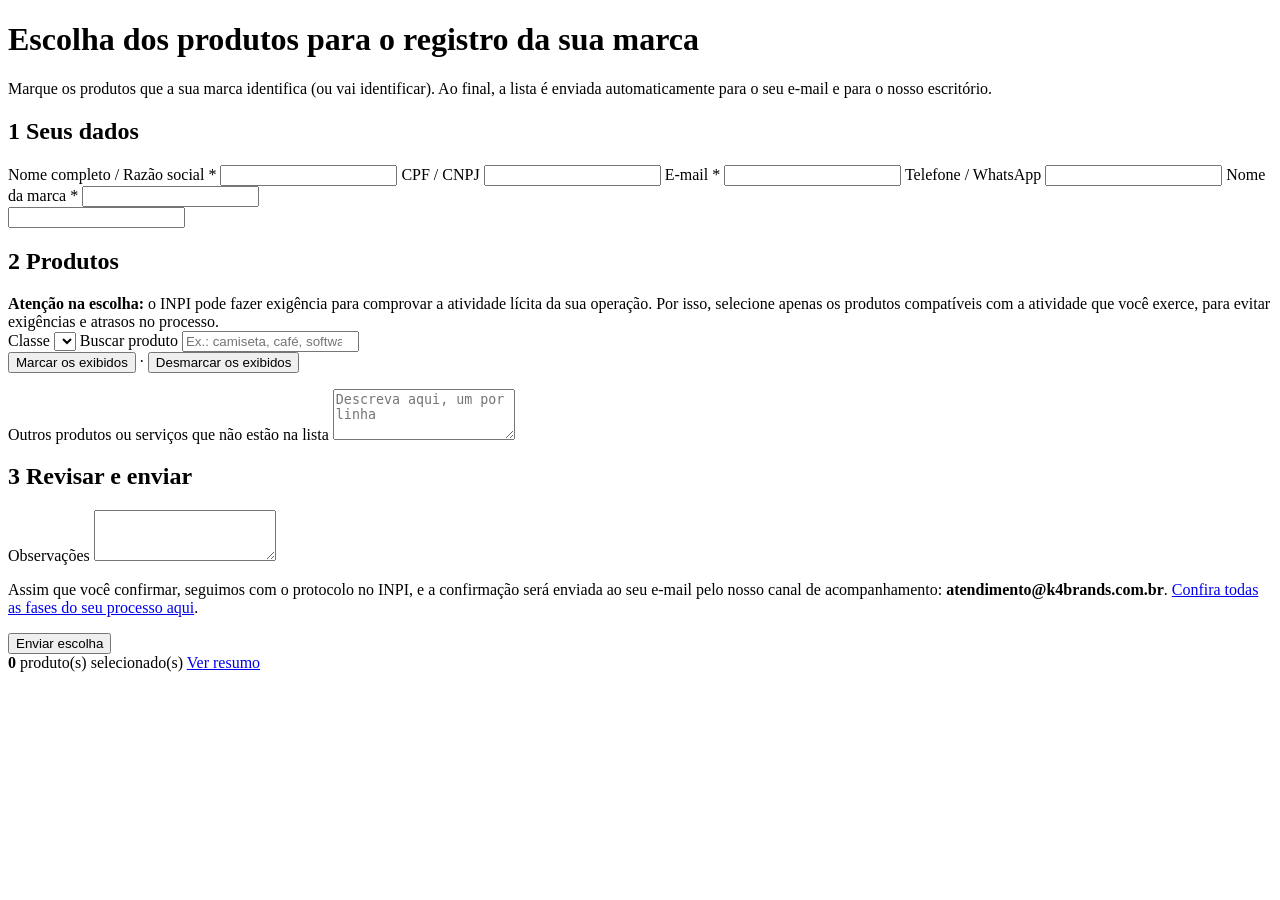
<file: site_produtos/Index.html>
<!DOCTYPE html>
<html lang="pt-BR">
<head>
  <base target="_top">
  <meta charset="utf-8">
  <meta name="viewport" content="width=device-width, initial-scale=1">
  <title>K4 Marcas — Produtos para registro de marca</title>
  <link rel="preconnect" href="https://fonts.googleapis.com">
  <link rel="preconnect" href="https://fonts.gstatic.com" crossorigin>
  <link rel="stylesheet" href="https://fonts.googleapis.com/css2?family=Quicksand:wght@500;600;700&family=Nunito+Sans:wght@400;600;700&display=swap">
  <?!= include('Estilo'); ?>
</head>
<body>
  <header class="topo">
    <div class="topo-conteudo">
      <?!= include('Logo'); ?>
      <div>
      <h1>Escolha dos produtos para o registro da sua marca</h1>
      <p>Marque os produtos que a sua marca identifica (ou vai identificar). Ao final, a lista é enviada
        automaticamente para o seu e-mail e para o nosso escritório.</p>
      </div>
    </div>
  </header>

  <main>
    <form id="formulario" novalidate>
      <section class="cartao">
        <h2><span class="passo">1</span> Seus dados</h2>
        <div class="grade">
          <label>Nome completo / Razão social *
            <input name="nome" required autocomplete="name">
          </label>
          <label>CPF / CNPJ
            <input name="documento" inputmode="numeric">
          </label>
          <label>E-mail *
            <input name="email" type="email" required autocomplete="email">
          </label>
          <label>Telefone / WhatsApp
            <input name="telefone" type="tel" autocomplete="tel">
          </label>
          <label class="largo">Nome da marca *
            <input name="marca" required>
          </label>
        </div>
        <!-- Campo invisível para barrar robôs de spam. -->
        <input name="site" class="armadilha" tabindex="-1" autocomplete="off" aria-hidden="true">
      </section>

      <section class="cartao">
        <h2><span class="passo">2</span> Produtos</h2>
        <div class="atencao" role="note">
          <b>Atenção na escolha:</b> o INPI pode fazer exigência para comprovar a atividade lícita da sua
          operação. Por isso, selecione apenas os produtos compatíveis com a atividade que você exerce, para
          evitar exigências e atrasos no processo.
        </div>
        <div class="controles">
          <label>Classe
            <select id="classe"></select>
          </label>
          <label class="busca">Buscar produto
            <input id="busca" type="search" placeholder="Ex.: camiseta, café, software…">
          </label>
        </div>
        <div class="barra-lista">
          <span id="contagem-visiveis"></span>
          <span id="acoes-lista">
            <button type="button" class="link" id="marcar-visiveis">Marcar os exibidos</button>
            ·
            <button type="button" class="link" id="desmarcar-visiveis">Desmarcar os exibidos</button>
          </span>
        </div>
        <ul id="lista" class="lista"></ul>

        <label class="largo">Outros produtos ou serviços que não estão na lista
          <textarea name="outros" rows="3" placeholder="Descreva aqui, um por linha"></textarea>
        </label>
      </section>

      <section class="cartao">
        <h2><span class="passo">3</span> Revisar e enviar</h2>
        <div id="resumo" class="resumo"></div>
        <label class="largo">Observações
          <textarea name="observacoes" rows="3"></textarea>
        </label>
        <p class="proximos">Assim que você confirmar, seguimos com o protocolo no INPI, e a confirmação será
          enviada ao seu e-mail pelo nosso canal de acompanhamento: <b>atendimento@k4brands.com.br</b>.
          <a href="https://k4marcas.com.br/fases-de-analise-do-inpi-o-processo-de-registro-de-marca-no-brasil/" target="_blank" rel="noopener">Confira todas as fases do seu processo aqui</a>.</p>
        <p id="mensagem" class="mensagem" role="alert" hidden></p>
        <button type="submit" id="enviar" class="botao">Enviar escolha</button>
      </section>
    </form>

    <section id="sucesso" class="cartao sucesso" hidden>
      <h2>Escolha enviada!</h2>
      <p>Enviamos uma cópia para <b id="sucesso-email"></b> e para o nosso escritório.
        Protocolo: <b id="sucesso-protocolo"></b>.</p>
      <p class="proximos">Agora seguimos com o protocolo no INPI, e a confirmação será
        enviada ao seu e-mail pelo nosso canal de acompanhamento: <b>atendimento@k4brands.com.br</b>.
        <a href="https://k4marcas.com.br/fases-de-analise-do-inpi-o-processo-de-registro-de-marca-no-brasil/" target="_blank" rel="noopener">Confira todas as fases do seu processo aqui</a>.</p>
      <p>Se não encontrar o e-mail, confira a caixa de spam.</p>
    </section>
  </main>

  <div class="rodape-fixo">
    <span><b id="total-selecionados">0</b> produto(s) selecionado(s)</span>
    <a href="#resumo" class="link">Ver resumo</a>
  </div>

  <?!= include('Produtos'); ?>
  <?!= include('Script'); ?>
</body>
</html>
</file>
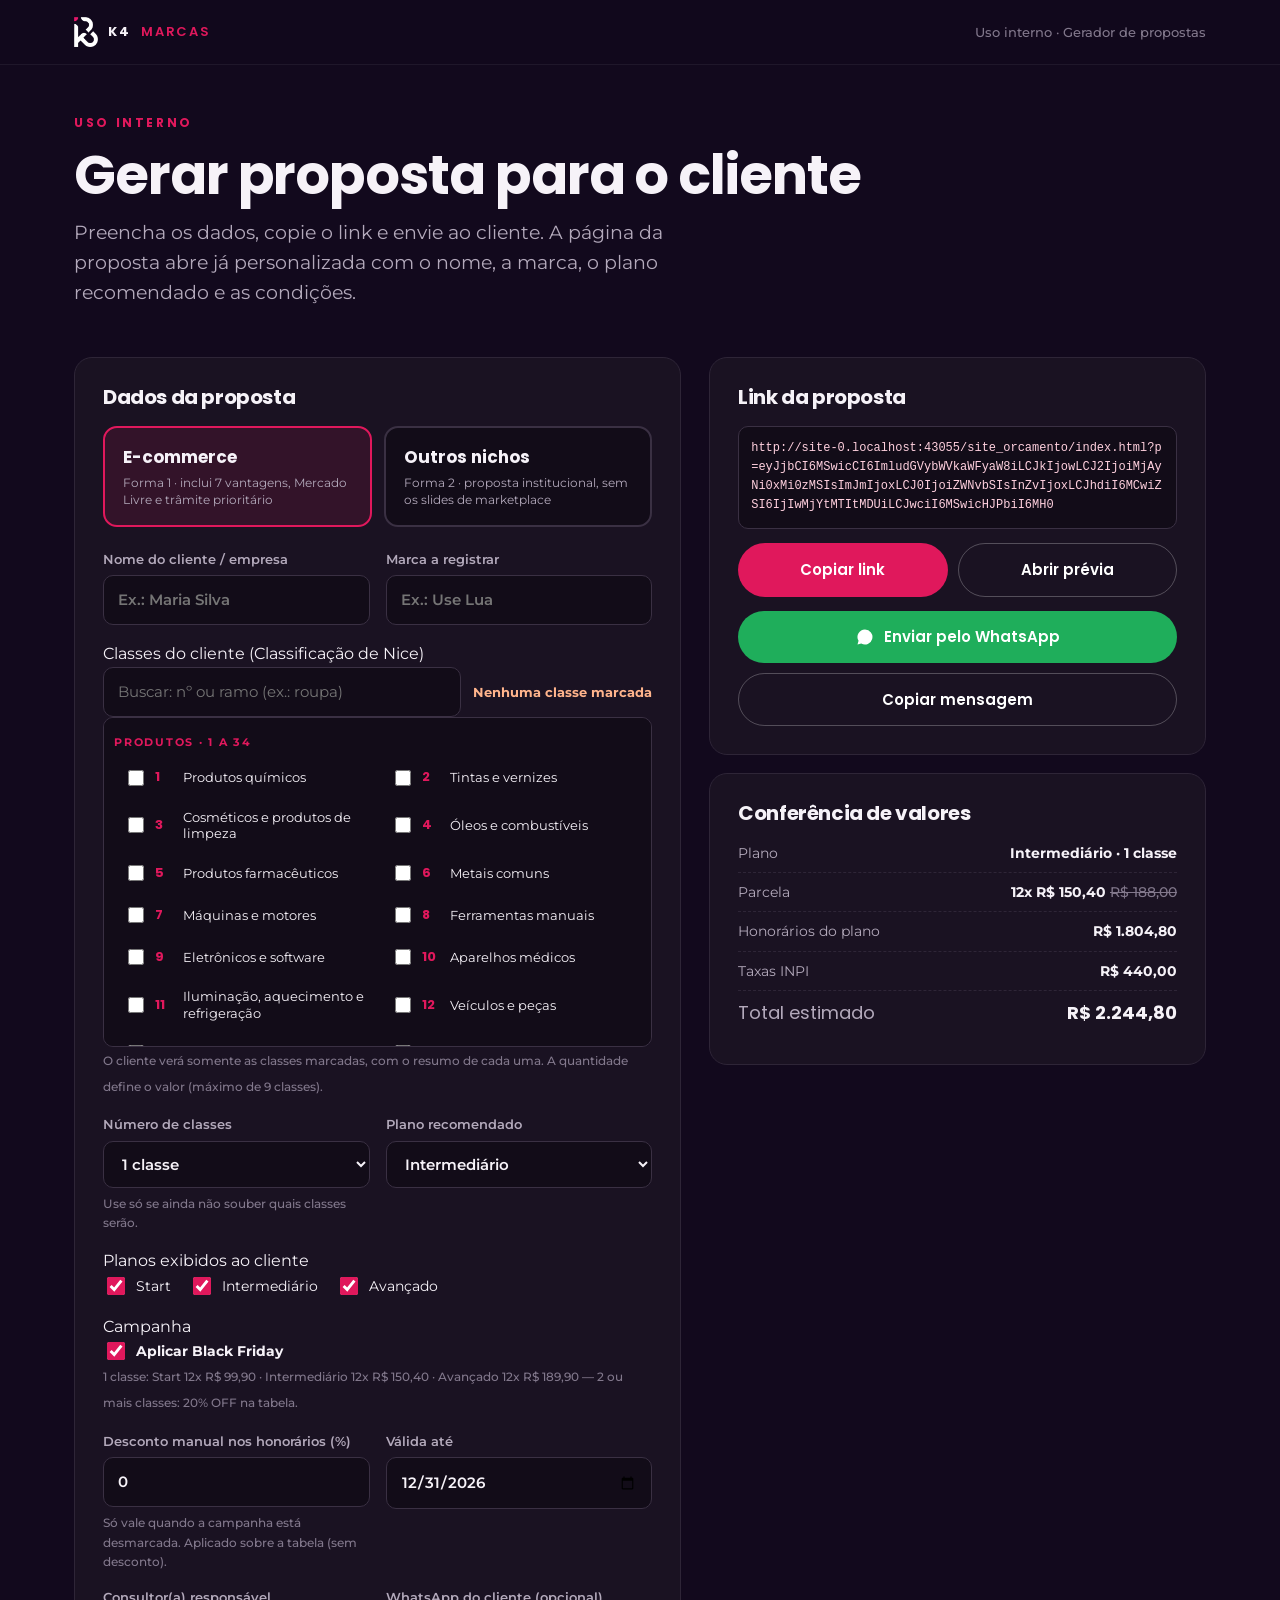
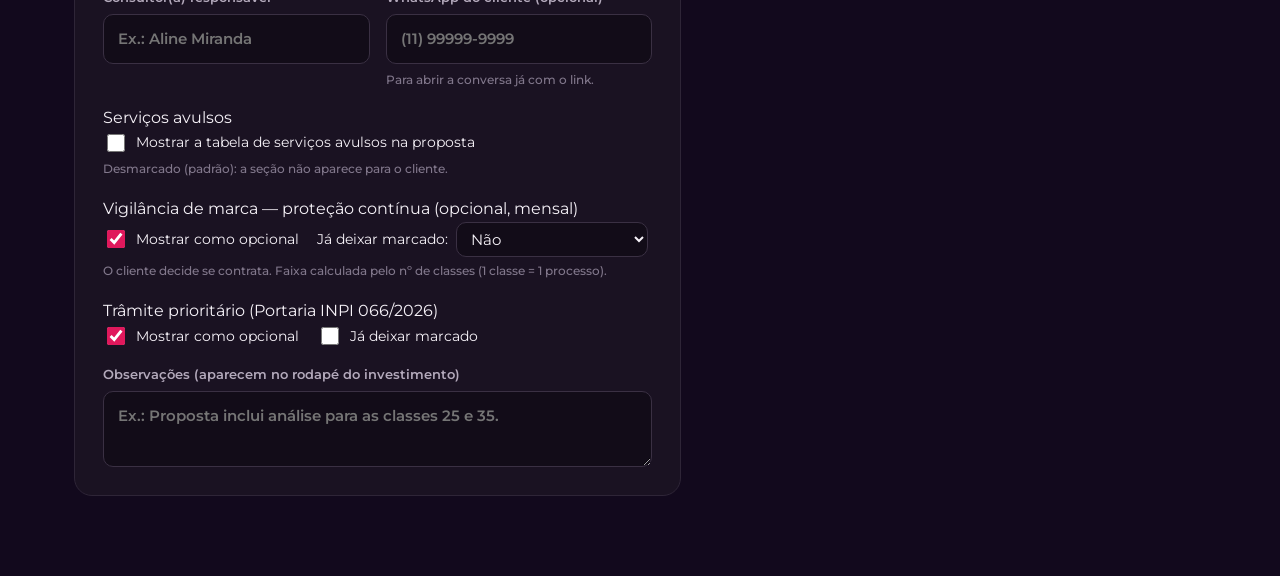
<file: site_orcamento/gerador.html>
<!doctype html>
<html lang="pt-BR">
<head>
  <meta charset="utf-8" />
  <meta name="viewport" content="width=device-width, initial-scale=1" />
  <title>Gerador de Propostas | K4 Marcas</title>
  <meta name="robots" content="noindex, nofollow" />
  <link rel="icon" href="assets/icone-k4.png" />
  <link rel="preconnect" href="https://fonts.googleapis.com" />
  <link rel="preconnect" href="https://fonts.gstatic.com" crossorigin />
  <link href="https://fonts.googleapis.com/css2?family=Montserrat:wght@400;500;600;700&family=Poppins:wght@500;600;700&display=swap" rel="stylesheet" />
  <link rel="stylesheet" href="styles.css?v=20261127d" />
  <style>
    .gen { display: grid; grid-template-columns: 1.1fr 0.9fr; gap: 28px; padding: 48px 0 80px; align-items: start; }
    .box { background: var(--panel); border: 1px solid var(--line); border-radius: 18px; padding: 28px; }
    .box h2 { font-size: 20px; margin-bottom: 18px; }
    .fields { display: grid; grid-template-columns: 1fr 1fr; gap: 16px; }
    .full { grid-column: 1 / -1; }
    label.f { display: flex; flex-direction: column; gap: 6px; font-size: 13px; color: var(--muted); font-weight: 600; }
    .f input, .f select, .f textarea {
      font: inherit; font-size: 15px; color: var(--text); background: #120c18; border: 1px solid #3a3043;
      border-radius: 10px; padding: 12px 14px; width: 100%;
    }
    .f textarea { min-height: 76px; resize: vertical; }
    .f input:focus, .f select:focus, .f textarea:focus { outline: 2px solid var(--magenta); outline-offset: 0; border-color: transparent; }
    .checks { display: flex; flex-wrap: wrap; gap: 10px 18px; font-size: 14px; color: var(--text); }
    .checks label { display: flex; gap: 8px; align-items: center; cursor: pointer; }
    .checks input { accent-color: var(--magenta); width: 18px; height: 18px; }
    .tipo { display: grid; grid-template-columns: 1fr 1fr; gap: 12px; margin-bottom: 22px; }
    .tipo label { cursor: pointer; }
    .tipo input { position: absolute; opacity: 0; }
    .tipo span { display: block; height: 100%; border: 2px solid #3a3043; border-radius: 14px; padding: 16px 18px; background: #120c18; transition: border-color .15s, background .15s; }
    .tipo b { display: block; font-family: var(--head); font-size: 17px; }
    .tipo small { display: block; color: var(--muted); font-size: 12px; margin-top: 4px; line-height: 1.4; }
    .tipo input:checked + span { border-color: var(--magenta); background: rgba(224, 24, 92, .12); }
    .tipo input:focus-visible + span { outline: 2px solid #fff; outline-offset: 2px; }
    @media (max-width: 560px) { .tipo { grid-template-columns: 1fr; } }
    .pick-head { display: flex; gap: 12px; align-items: center; flex-wrap: wrap; }
    .pick-head input { flex: 1 1 260px; }
    .pick-count { font-size: 13px; color: #ffb48c; font-weight: 700; }
    .pick { display: grid; grid-template-columns: repeat(2, 1fr); gap: 6px; max-height: 330px; overflow: auto; padding: 10px; background: #120c18; border: 1px solid #3a3043; border-radius: 10px; }
    .pick-g { grid-column: 1 / -1; font-size: 11px; letter-spacing: .16em; text-transform: uppercase; color: var(--magenta); font-weight: 700; margin: 6px 0 2px; }
    .pick-i { display: flex; align-items: center; gap: 8px; padding: 6px 9px; line-height: 1.3; border-radius: 6px; cursor: pointer; font-size: 13px; color: var(--text); border: 1px solid transparent; }
    .pick-i:hover { background: #1f1628; }
    .pick-i b { font-family: var(--head); color: var(--magenta); min-width: 20px; }
    .pick-i input { accent-color: var(--magenta); width: 16px; height: 16px; flex: none; }
    .pick-i:has(input:checked) { border-color: var(--magenta); background: rgba(224, 24, 92, .12); }
    .pick-i:has(input:disabled) { opacity: .4; cursor: not-allowed; }
    .pick-i[hidden] { display: none; }
        @media (max-width: 440px) { .pick { grid-template-columns: 1fr; } }
    .hint { font-size: 12px; color: var(--dim); font-weight: 500; }
    .out { position: sticky; top: 88px; display: grid; gap: 18px; }
    .link { font-family: ui-monospace, Menlo, monospace; font-size: 12px; word-break: break-all; background: #120c18; border: 1px solid #3a3043; border-radius: 10px; padding: 12px; color: #ffd0de; max-height: 120px; overflow: auto; }
    .row { display: flex; gap: 10px; flex-wrap: wrap; margin-top: 14px; }
    .row .btn { flex: 1 1 auto; }
    .mini { display: grid; gap: 8px; font-size: 14px; }
    .mini div { display: flex; justify-content: space-between; gap: 12px; border-bottom: 1px dashed var(--line); padding-bottom: 8px; }
    .mini span { color: var(--muted); }
    .mini .t { font-family: var(--head); font-size: 18px; border: 0; }
    .toast { position: fixed; bottom: 24px; left: 50%; transform: translateX(-50%); background: #1fae5b; color: #fff; padding: 12px 20px; border-radius: 999px; font-weight: 600; font-size: 14px; opacity: 0; transition: opacity .2s; pointer-events: none; z-index: 99; }
    .toast.on { opacity: 1; }
    @media (max-width: 900px) { .gen { grid-template-columns: 1fr; } .out { position: static; } .fields { grid-template-columns: 1fr; } }
  </style>
</head>
<body>
<nav class="nav">
  <div class="wrap">
    <a class="nav-brand" href="index.html"><img src="assets/icone-k4.png" alt="" /><b>K4</b><span>MARCAS</span></a>
    <span class="hint" style="font-size:13px">Uso interno · Gerador de propostas</span>
  </div>
</nav>

<main class="wrap">
  <div style="padding-top:48px">
    <span class="eyebrow">Uso interno</span>
    <h1 class="h2">Gerar proposta para o cliente</h1>
    <p class="lead" style="margin-top:12px">Preencha os dados, copie o link e envie ao cliente. A página da proposta abre já personalizada com o nome, a marca, o plano recomendado e as condições.</p>
  </div>

  <div class="gen">
    <form class="box" id="form" autocomplete="off" onsubmit="return false">
      <h2>Dados da proposta</h2>
      <div class="tipo" role="radiogroup" aria-label="Tipo de proposta">
        <label><input type="radio" name="t" value="ecom" checked /><span><b>E-commerce</b><small>Forma 1 · inclui 7 vantagens, Mercado Livre e trâmite prioritário</small></span></label>
        <label><input type="radio" name="t" value="geral" /><span><b>Outros nichos</b><small>Forma 2 · proposta institucional, sem os slides de marketplace</small></span></label>
      </div>
      <div class="fields">
        <label class="f">Nome do cliente / empresa<input name="c" placeholder="Ex.: Maria Silva" /></label>
        <label class="f">Marca a registrar<input name="m" placeholder="Ex.: Use Lua" /></label>
        <div class="f full">Classes do cliente (Classificação de Nice)
          <div class="pick-head">
            <input type="search" id="nclBusca" placeholder="Buscar: nº ou ramo (ex.: roupa)" />
            <span class="pick-count" id="nclCount">Nenhuma classe marcada</span>
          </div>
          <div class="pick" id="nclPick"></div>
          <span class="hint">O cliente verá somente as classes marcadas, com o resumo de cada uma. A quantidade define o valor (máximo de <span id="nclMax"></span>).</span>
        </div>
        <label class="f">Número de classes
          <select name="cl" id="clSel"></select>
          <span class="hint" id="clHint">Use só se ainda não souber quais classes serão.</span>
        </label>
        <label class="f">Plano recomendado
          <select name="p" id="planSel"></select>
        </label>
        <div class="f full">Planos exibidos ao cliente
          <div class="checks" id="po"></div>
        </div>
        <div class="f full" id="bfBox">Campanha
          <div class="checks"><label><input type="checkbox" name="bf" checked /> <b>Aplicar <span id="bfNome">Black Friday</span></b></label></div>
          <span class="hint" id="bfHint"></span>
        </div>
        <label class="f">Desconto manual nos honorários (%)<input name="d" type="number" min="0" max="100" step="1" value="0" /><span class="hint" id="dHint">Só vale quando a campanha está desmarcada. Aplicado sobre a tabela (sem desconto).</span></label>
        <label class="f">Válida até<input name="v" type="date" /></label>
        <label class="f">Consultor(a) responsável<input name="r" placeholder="Ex.: Aline Miranda" /></label>
        <label class="f">WhatsApp do cliente (opcional)<input name="tel" inputmode="tel" placeholder="(11) 99999-9999" /><span class="hint">Para abrir a conversa já com o link.</span></label>
        <div class="f full">Serviços avulsos
          <div class="checks"><label><input type="checkbox" name="av" /> Mostrar a tabela de serviços avulsos na proposta</label></div>
          <span class="hint">Desmarcado (padrão): a seção não aparece para o cliente.</span>
        </div>
        <div class="f full">Vigilância de marca — proteção contínua (opcional, mensal)
          <div class="checks">
            <label><input type="checkbox" name="vo" checked /> Mostrar como opcional</label>
            <label>Já deixar marcado:
              <select name="vg" id="vgSel" style="width:auto;padding:6px 10px"><option value="">Não</option></select>
            </label>
          </div>
          <span class="hint">O cliente decide se contrata. Faixa calculada pelo nº de classes (1 classe = 1 processo).</span>
        </div>
        <div class="f full" id="prioBox">Trâmite prioritário (Portaria INPI 066/2026)
          <div class="checks">
            <label><input type="checkbox" name="pr" checked /> Mostrar como opcional</label>
            <label><input type="checkbox" name="prOn" /> Já deixar marcado</label>
          </div>
        </div>
        <label class="f full">Observações (aparecem no rodapé do investimento)<textarea name="o" placeholder="Ex.: Proposta inclui análise para as classes 25 e 35."></textarea></label>
      </div>
    </form>

    <aside class="out">
      <div class="box">
        <h2>Link da proposta</h2>
        <div class="link" id="link"></div>
        <div class="row">
          <button class="btn" type="button" id="copy">Copiar link</button>
          <a class="btn ghost" id="open" target="_blank" rel="noopener">Abrir prévia</a>
        </div>
        <div class="row">
          <a class="btn wa" id="send" target="_blank" rel="noopener"><svg viewBox="0 0 24 24" fill="currentColor"><path d="M12 2a10 10 0 00-8.6 15.1L2 22l5-1.3A10 10 0 1012 2z"/></svg>Enviar pelo WhatsApp</a>
          <button class="btn ghost" type="button" id="copyMsg">Copiar mensagem</button>
        </div>
      </div>
      <div class="box">
        <h2>Conferência de valores</h2>
        <div class="mini" id="mini"></div>
      </div>
    </aside>
  </div>
</main>
<div class="toast" id="toast">Copiado!</div>

<script src="config.js?v=20261127d"></script>
<script>
(function () {
  "use strict";
  var CFG = window.K4_CONFIG;
  var f = document.getElementById("form");
  var BRL = new Intl.NumberFormat("pt-BR", { style: "currency", currency: "BRL" });

  // defaults
  var d = new Date();
  var last = new Date(d.getFullYear(), d.getMonth() + 1, 0);
  f.v.value = last.getFullYear() + "-" + String(last.getMonth() + 1).padStart(2, "0") + "-" + String(last.getDate()).padStart(2, "0");

  var clSel = document.getElementById("clSel");
  Object.keys(CFG.planos[0].parcela).map(Number).sort(function (a, b) { return a - b; }).forEach(function (n) {
    var o = document.createElement("option"); o.value = n; o.textContent = n + (n === 1 ? " classe" : " classes"); clSel.appendChild(o);
  });
  var CAMP = CFG.campanha && CFG.campanha.ativa ? CFG.campanha : null;
  if (CAMP) {
    document.getElementById("bfNome").textContent = CAMP.nome;
    var fx = CAMP.precoFixo1Classe || {};
    document.getElementById("bfHint").textContent = "1 classe: " + CFG.planos.map(function (p) { return p.nome + " 12x " + BRL.format(fx[p.id] || 0); }).join(" · ") + " — 2 ou mais classes: " + CAMP.desconto + "% OFF na tabela.";
  } else { document.getElementById("bfBox").hidden = true; f.bf.checked = false; }
  // ---------- seletor de classes NCL ----------
  var MAXCL = Math.max.apply(null, Object.keys(CFG.planos[0].parcela).map(Number));
  document.getElementById("nclMax").textContent = MAXCL + " classes";
  var pick = document.getElementById("nclPick");
  pick.innerHTML = '<span class="pick-g">Produtos · 1 a 34</span>' +
    CFG.ncl.map(function (c, i) {
      var n = i + 1;
      return (n === 35 ? '<span class="pick-g">Serviços · 35 a 45</span>' : "") +
        '<label class="pick-i" title="' + c.resumo.replace(/"/g, "&quot;") + '" data-q="' + (n + " " + c.nome + " " + c.resumo).toLowerCase() + '">' +
        '<input type="checkbox" name="nc" value="' + n + '" /><b>' + n + "</b><span>" + c.nome + "</span></label>";
    }).join("");
  document.getElementById("nclBusca").addEventListener("input", function (e) {
    var q = e.target.value.trim().toLowerCase();
    Array.prototype.forEach.call(pick.querySelectorAll(".pick-i"), function (l) {
      l.hidden = q && l.dataset.q.indexOf(q) < 0 && !l.querySelector("input").checked;
    });
  });
  function classesMarcadas() {
    return Array.prototype.slice.call(pick.querySelectorAll("input:checked")).map(function (i) { return +i.value; });
  }
  function syncClasses() {
    var nc = classesMarcadas();
    Array.prototype.forEach.call(pick.querySelectorAll("input"), function (i) { i.disabled = !i.checked && nc.length >= MAXCL; });
    document.getElementById("nclCount").textContent = nc.length ? nc.length + (nc.length > 1 ? " classes: " : " classe: ") + nc.join(", ") : "Nenhuma classe marcada";
    f.cl.disabled = nc.length > 0;
    if (nc.length) f.cl.value = String(nc.length);
    document.getElementById("clHint").textContent = nc.length ? "Definido pelas classes marcadas." : "Use só se ainda não souber quais classes serão.";
    return nc;
  }

  var vgSel = document.getElementById("vgSel");
  (CFG.vigilancia ? CFG.vigilancia.planos : []).forEach(function (v) {
    var o = document.createElement("option"); o.value = v.id; o.textContent = v.nome; vgSel.appendChild(o);
  });
  function vigValor(id, n) {
    var v = CFG.vigilancia.planos.filter(function (x) { return x.id === id; })[0];
    for (var i = 0; i < v.faixas.length; i++) if (n <= v.faixas[i].ate) return v.faixas[i].valor;
    return null;
  }
  var sel = document.getElementById("planSel");
  var po = document.getElementById("po");
  CFG.planos.forEach(function (p) {
    var o = document.createElement("option"); o.value = p.id; o.textContent = p.nome; sel.appendChild(o);
    var l = document.createElement("label");
    l.innerHTML = '<input type="checkbox" name="po" value="' + p.id + '" checked /> ' + p.nome;
    po.appendChild(l);
  });
  sel.value = "intermediario";

  // restore last consultant
  try { var rc = localStorage.getItem("k4_consultor"); if (rc) f.r.value = rc; } catch (e) {}

  function encode(obj) {
    var bytes = new TextEncoder().encode(JSON.stringify(obj));
    var bin = ""; bytes.forEach(function (b) { bin += String.fromCharCode(b); });
    return btoa(bin).replace(/\+/g, "-").replace(/\//g, "_").replace(/=+$/, "");
  }
  function baseUrl() { return location.href.replace(/[^\/]*([?#].*)?$/, "") + "index.html"; }

  var current = { link: "", msg: "" };

  function update() {
    var offered = Array.prototype.slice.call(f.querySelectorAll('input[name="po"]:checked')).map(function (i) { return i.value; });
    if (offered.length && offered.indexOf(sel.value) < 0) sel.value = offered[0];
    var data = {
      c: f.c.value.trim(), m: f.m.value.trim(), cl: +f.cl.value, p: sel.value,
      nc: syncClasses(),
      d: f.bf.checked ? 0 : Math.min(100, Math.max(0, +f.d.value || 0)), v: f.v.value,
      bf: f.bf.checked ? 1 : 0,
      t: f.t.value,
      vg: f.vo.checked ? f.vg.value : "",
      vo: f.vo.checked ? 1 : 0,
      av: f.av.checked ? 1 : 0,
      e: new Date().toISOString().slice(0, 10), r: f.r.value.trim(),
      pr: f.pr.checked ? 1 : 0, prOn: f.prOn.checked && f.pr.checked && f.t.value === "ecom" ? 1 : 0,
    };
    if (offered.length && offered.length < CFG.planos.length) data.po = offered;
    if (f.o.value.trim()) data.o = f.o.value.trim();
    if (data.nc.length) data.cl = data.nc.length; else delete data.nc;
    Object.keys(data).forEach(function (k) { if (data[k] === "" ) delete data[k]; });

    var link = baseUrl() + "?p=" + encode(data);
    current.link = link;
    document.getElementById("link").textContent = link;
    document.getElementById("open").href = link;

    var nome = data.c ? data.c.split(" ")[0] : "";
    var msg = "Olá" + (nome ? ", " + nome : "") + "! Tudo bem?\n\n" +
      "Aqui é " + (data.r ? data.r + ", da " : "a equipe da ") + "K4 Marcas. Preparamos a sua proposta" +
      (data.m ? " para o registro da marca *" + data.m + "*" : " de registro de marca") +
      (data.nc ? " na" + (data.nc.length > 1 ? "s classes " + data.nc.slice(0, -1).join(", ") + " e " + data.nc[data.nc.length - 1] : " classe " + data.nc[0]) : "") + ".\n\n" +
      "É só abrir o link abaixo para ver os planos, simular as classes e aceitar direto pelo WhatsApp:\n" + link +
      (data.v ? "\n\nCondições válidas até " + data.v.split("-").reverse().join("/") + (data.bf ? " (condição " + CAMP.nome + ")" : data.d ? " (" + data.d + "% OFF nos honorários)" : "") + "." : "") +
      "\n\nQualquer dúvida, estou à disposição!";
    current.msg = msg;
    var tel = f.tel.value.replace(/\D/g, "");
    if (tel && tel.length <= 11) tel = "55" + tel;
    document.getElementById("send").href = "https://wa.me/" + tel + "?text=" + encodeURIComponent(msg);

    // mini summary
    var p = CFG.planos.filter(function (x) { return x.id === data.p; })[0];
    var parc = window.K4_PARCELA(p.id, data.cl, { bf: !!data.bf, d: data.d });
    f.d.disabled = f.bf.checked;
    f.vg.disabled = !f.vo.checked;
    document.getElementById("prioBox").hidden = data.t !== "ecom";
    var taxa = CFG.taxaInpiPorClasse * data.cl + (data.prOn ? CFG.prioritario.taxaInpiPorClasse * data.cl : 0);
    var prio = data.prOn ? CFG.prioritario.honorariosPorClasse * data.cl * (CFG.prioritario.descontoAplica ? 1 - (data.bf ? CAMP.desconto : data.d) / 100 : 1) : 0;
    document.getElementById("mini").innerHTML =
      "<div><span>Plano</span><b>" + p.nome + " · " + data.cl + (data.cl > 1 ? " classes" : " classe") + "</b></div>" +
      (data.nc ? "<div><span>Classes</span><b>" + data.nc.join(", ") + "</b></div>" : "") +
      "<div><span>Parcela" + (prio ? " (plano + prioritário)" : "") + "</span><b>" + CFG.parcelas + "x " + BRL.format(parc + prio / CFG.parcelas) + (data.d || data.bf ? " <s style='color:var(--dim);font-weight:500'>" + BRL.format(p.parcela[data.cl] + prio / CFG.parcelas) + "</s>" : "") + "</b></div>" +
      "<div><span>Honorários do plano</span><b>" + BRL.format(parc * CFG.parcelas) + "</b></div>" +
      (prio ? "<div><span>Trâmite prioritário (incluso)</span><b>" + BRL.format(prio) + "</b></div>" : "") +
      "<div><span>Taxas INPI</span><b>" + BRL.format(taxa) + "</b></div>" +
      (data.vg ? "<div><span>Vigilância (mensal, à parte)</span><b>" + (vigValor(data.vg, data.cl) ? BRL.format(vigValor(data.vg, data.cl)) + "/mês" : "Sob consulta") + "</b></div>" : "") +
      "<div class='t'><span>Total estimado</span><b>" + BRL.format(parc * CFG.parcelas + prio + taxa) + "</b></div>";

    try { localStorage.setItem("k4_consultor", data.r || ""); } catch (e) {}
  }

  function toast(t) {
    var el = document.getElementById("toast"); el.textContent = t; el.classList.add("on");
    setTimeout(function () { el.classList.remove("on"); }, 1600);
  }
  function copy(text, ok) {
    if (navigator.clipboard && window.isSecureContext) navigator.clipboard.writeText(text).then(function () { toast(ok); }, fallback);
    else fallback();
    function fallback() {
      var ta = document.createElement("textarea"); ta.value = text; document.body.appendChild(ta); ta.select();
      try { document.execCommand("copy"); toast(ok); } catch (e) { prompt("Copie:", text); }
      ta.remove();
    }
  }
  document.getElementById("copy").addEventListener("click", function () { copy(current.link, "Link copiado!"); });
  document.getElementById("copyMsg").addEventListener("click", function () { copy(current.msg, "Mensagem copiada!"); });
  f.addEventListener("input", update);
  f.addEventListener("change", update);
  update();
})();
</script>
</body>
</html>
</file>
<file: site_orcamento/styles.css>
:root {
  --bg: #12091d;
  --bg-2: #0d0b11;
  --panel: #1a1222;
  --panel-2: #211829;
  --line: #2e2537;
  --text: #f6f2f8;
  --muted: #b3a9bb;
  --dim: #82788c;
  --magenta: #e0185c;
  --coral: #ff4d5e;
  --orange: #ff8a4c;
  --mint: #bdf3f0;
  --grad: linear-gradient(100deg, #ff6a3d 0%, #ff3b3b 45%, #c2185b 75%, #ff6b8a 100%);
  --radius: 14px;
  --maxw: 1180px;
  --head: "Poppins", system-ui, sans-serif;
  --body: "Montserrat", system-ui, sans-serif;
}

* { box-sizing: border-box; }
[hidden] { display: none !important; }
html { scroll-behavior: smooth; -webkit-text-size-adjust: 100%; }
body {
  margin: 0;
  background: var(--bg);
  color: var(--text);
  font-family: var(--body);
  font-size: 16px;
  line-height: 1.6;
  -webkit-font-smoothing: antialiased;
}
img { max-width: 100%; display: block; }
a { color: inherit; }
h1, h2, h3, h4 { font-family: var(--head); line-height: 1.1; margin: 0; letter-spacing: -0.02em; }
p { margin: 0; }

.wrap { width: 100%; max-width: var(--maxw); margin: 0 auto; padding: 0 24px; }
section { padding: 96px 0; position: relative; }
.alt { background: var(--bg-2); }

.eyebrow {
  font-family: var(--head);
  font-size: 12px;
  font-weight: 700;
  letter-spacing: 0.22em;
  text-transform: uppercase;
  color: var(--magenta);
  margin-bottom: 14px;
  display: block;
}
.h2 { font-size: clamp(32px, 4.6vw, 54px); font-weight: 700; }
.h2 em { font-style: normal; color: var(--magenta); }
.lead { color: var(--muted); font-size: clamp(16px, 1.6vw, 19px); max-width: 640px; }
.bar { width: 72px; height: 5px; background: var(--magenta); border-radius: 3px; margin: 22px 0; }

/* ---------- Top nav ---------- */
.nav {
  position: sticky; top: 0; z-index: 50;
  background: rgba(18, 9, 29, 0.85);
  backdrop-filter: blur(12px);
  border-bottom: 1px solid rgba(255,255,255,0.06);
}
.nav .wrap { display: flex; align-items: center; justify-content: space-between; height: 64px; gap: 16px; }
.nav-brand { display: flex; align-items: center; gap: 10px; font-family: var(--head); font-weight: 600; letter-spacing: 0.14em; font-size: 13px; text-decoration: none; }
.nav-brand img { height: 30px; width: auto; }
.nav-brand b { color: var(--text); }
.nav-brand span { color: var(--magenta); }
.nav-links { display: flex; gap: 22px; font-size: 13px; color: var(--muted); }
.nav-links a { text-decoration: none; }
.nav-links a:hover { color: var(--text); }
@media (max-width: 900px) { .nav-links { display: none; } }

.btn {
  display: inline-flex; align-items: center; justify-content: center; gap: 10px;
  font-family: var(--head); font-weight: 600; font-size: 15px;
  padding: 14px 26px; border-radius: 999px; border: 0; cursor: pointer;
  text-decoration: none; transition: transform .15s ease, box-shadow .15s ease, background .15s;
  color: #fff; background: var(--magenta);
}
.btn:hover { transform: translateY(-1px); box-shadow: 0 10px 30px -10px rgba(224, 24, 92, .7); }
.btn.sm { padding: 10px 18px; font-size: 13px; }
.btn.ghost { background: transparent; border: 1.5px solid rgba(255,255,255,.25); }
.btn.ghost:hover { border-color: #fff; box-shadow: none; }
.btn.wa { background: #1fae5b; }
.btn.wa:hover { box-shadow: 0 10px 30px -10px rgba(31, 174, 91, .7); }
.btn svg { width: 18px; height: 18px; flex: none; }

/* ---------- Hero ---------- */
.hero {
  min-height: calc(100vh - 64px);
  display: flex; align-items: center;
  padding: 80px 0 64px;
  background:
    radial-gradient(1200px 700px at 105% 110%, rgba(232, 65, 45, .85) 0%, rgba(120, 15, 15, .55) 25%, rgba(18, 9, 29, 0) 55%),
    var(--bg);
  overflow: hidden;
}
.hero-grid { display: grid; grid-template-columns: 1.25fr 1fr; gap: 56px; align-items: center; }
.hero-logo { width: min(230px, 55%); margin-bottom: 32px; }
.hero h1 { font-size: clamp(38px, 6vw, 72px); font-weight: 700; }
.hero h1 .hl { background: var(--grad); -webkit-background-clip: text; background-clip: text; color: transparent; }
.hero .lead { margin-top: 22px; }
.hero-actions { display: flex; flex-wrap: wrap; gap: 12px; margin-top: 34px; }

.client-card {
  background: rgba(26, 18, 34, .8);
  border: 1px solid rgba(255,255,255,.08);
  border-radius: 20px;
  padding: 30px;
  box-shadow: 0 30px 80px -30px rgba(0,0,0,.8);
}
.client-card .tag {
  display: inline-block; font-size: 11px; font-weight: 700; letter-spacing: .18em;
  text-transform: uppercase; padding: 6px 12px; border-radius: 999px;
  background: rgba(224, 24, 92, .15); color: #ff6b93; margin-bottom: 18px;
}
.kv { display: grid; grid-template-columns: auto 1fr; gap: 12px 18px; font-size: 14px; }
.kv dt { color: var(--dim); }
.kv dd { margin: 0; font-weight: 600; text-align: right; overflow-wrap: anywhere; }
.client-card .from { margin-top: 22px; padding-top: 22px; border-top: 1px solid var(--line); }
.client-card .from small { color: var(--dim); font-size: 12px; }
.client-card .from strong { display: block; font-family: var(--head); font-size: 26px; margin-top: 4px; }
.client-card .from strong span { font-size: 16px; color: var(--muted); font-weight: 500; }
.validity {
  margin-top: 18px; padding: 12px 14px; border-radius: 10px;
  background: rgba(255, 138, 76, .1); color: #ffb48c; font-size: 13px; font-weight: 600;
}
.validity.expired { background: rgba(255, 77, 94, .12); color: #ff8a95; }

@media (max-width: 900px) {
  .hero-grid { grid-template-columns: 1fr; gap: 40px; }
  .hero { min-height: auto; }
}

/* ---------- Stats band (orange slide) ---------- */
.band {
  background: linear-gradient(120deg, #ff8a4c 0%, #ff4136 40%, #ff5f6d 70%, #ff6f87 100%);
  color: #15080f;
  padding: 72px 0;
  overflow: hidden;
}
.band-grid { display: grid; grid-template-columns: repeat(3, 1fr); gap: 32px; align-items: end; }
.band .stat b { font-family: var(--head); display: block; font-size: clamp(36px, 5vw, 60px); font-weight: 800; line-height: 1; color: #15080f; }
.band .stat span { font-weight: 700; font-size: 15px; text-transform: uppercase; letter-spacing: .06em; }
.band p.quote { margin-top: 44px; font-size: clamp(16px, 1.8vw, 20px); max-width: 860px; }
.band p.quote em { display: block; margin-top: 10px; color: #fff; font-weight: 700; }
@media (max-width: 720px) { .band-grid { grid-template-columns: 1fr; gap: 22px; } }

/* ---------- Sobre ---------- */
.about { display: grid; grid-template-columns: 0.9fr 1.1fr; gap: 64px; align-items: center; }
.about-photo { aspect-ratio: 1; border-radius: 50%; overflow: hidden; border: 6px solid rgba(255,255,255,.04); }
.about-photo img { width: 100%; height: 100%; object-fit: cover; object-position: center 30%; }
.about-text p { color: var(--muted); margin-top: 18px; }
.about-text strong { color: var(--text); }
.about-text .name { color: var(--text); font-weight: 700; text-decoration: underline; text-decoration-color: var(--magenta); text-underline-offset: 4px; }
@media (max-width: 900px) { .about { grid-template-columns: 1fr; gap: 40px; } .about-photo { max-width: 420px; margin: 0 auto; width: 100%; } }

/* ---------- Ecossistema ---------- */
.eco { display: grid; grid-template-columns: 0.9fr 1.1fr; gap: 64px; align-items: center; }
.eco-list { list-style: none; padding: 0; margin: 0; }
.eco-list li { display: grid; grid-template-columns: 56px 1fr; gap: 22px; padding: 26px 0; border-bottom: 2px solid transparent; border-image: linear-gradient(90deg, #ff4d3d, #c2185b 70%, rgba(194,24,91,.2)) 1; }
.eco-list li:last-child { border-bottom: 0; }
.eco-list svg { width: 48px; height: 48px; color: var(--magenta); }
.eco-list h3 { font-size: 17px; text-transform: uppercase; letter-spacing: .02em; font-weight: 700; }
.eco-list p { color: var(--muted); font-size: 15px; margin-top: 4px; }
@media (max-width: 900px) { .eco { grid-template-columns: 1fr; gap: 24px; } }

/* ---------- Cases ---------- */
.cases { display: grid; grid-template-columns: repeat(4, 1fr); gap: 20px; margin-top: 48px; }
.case figure { margin: 0; }
.case .ph { aspect-ratio: 7/10; border-radius: var(--radius); overflow: hidden; background: var(--panel); }
.case img { width: 100%; height: 100%; object-fit: cover; object-position: center 20%; transition: transform .5s ease; }
.case:hover img { transform: scale(1.04); }
.case figcaption { text-align: center; margin-top: 14px; font-family: var(--head); font-weight: 700; font-size: 14px; letter-spacing: .02em; text-transform: uppercase; }
.case figcaption span { display: block; color: var(--muted); font-weight: 600; font-size: 13px; }
@media (max-width: 900px) { .cases { grid-template-columns: repeat(2, 1fr); } }

.brands { display: grid; grid-template-columns: 0.7fr 1.3fr; gap: 48px; align-items: center; margin-top: 96px; }
.brands-img { border-radius: 22px; overflow: hidden; }
@media (max-width: 900px) { .brands { grid-template-columns: 1fr; gap: 24px; margin-top: 72px; } }

/* ---------- Autoridade ---------- */
.auth { display: grid; grid-template-columns: 1.1fr 0.9fr; gap: 56px; align-items: center; }
.auth-item { display: flex; gap: 24px; align-items: center; padding: 22px 0; }
.auth-badge { flex: none; width: 104px; height: 104px; border-radius: 22px; background: #fff; display: grid; place-items: center; padding: 10px; text-align: center; color: #1b1b1b; }
.auth-badge .g { font-family: Arial, sans-serif; font-size: 26px; font-weight: 700; letter-spacing: -1px; }
.auth-badge .g span:nth-child(1){color:#4285f4}.auth-badge .g span:nth-child(2){color:#ea4335}.auth-badge .g span:nth-child(3){color:#fbbc05}.auth-badge .g span:nth-child(4){color:#4285f4}.auth-badge .g span:nth-child(5){color:#34a853}.auth-badge .g span:nth-child(6){color:#ea4335}
.stars { color: #fbbc05; font-size: 16px; letter-spacing: 1px; }
.auth-badge .ra { font-size: 11px; line-height: 1.2; }
.auth-badge .ra b { display: block; color: #6aa81e; font-size: 15px; font-style: italic; }
.auth-badge svg { width: 38px; height: 38px; color: #1f4fa8; margin: 0 auto 4px; }
.auth-item h3 { font-size: clamp(24px, 3vw, 36px); font-weight: 700; }
.google-card { border-radius: 20px; overflow: hidden; box-shadow: 0 30px 70px -30px rgba(0,0,0,.9); }
@media (max-width: 900px) { .auth { grid-template-columns: 1fr; } }

/* ---------- Timeline INPI ---------- */
.tl-head { display: flex; justify-content: space-between; align-items: end; gap: 24px; flex-wrap: wrap; }
.tl-head .pill { font-family: var(--head); font-weight: 700; color: var(--muted); letter-spacing: .02em; font-size: 15px; text-transform: uppercase; }
.timeline { position: relative; display: grid; grid-template-columns: repeat(5, 1fr); gap: 20px; margin-top: 64px; }
.timeline::before { content: ""; position: absolute; left: 0; right: 0; top: 46px; height: 22px; border-radius: 999px; background: linear-gradient(90deg, #f05a3a, #d4733c 25%, #ff4136 50%, #8e2346 75%, #f2708a); }
.phase .n { font-family: var(--head); font-weight: 700; font-size: 14px; letter-spacing: .18em; }
.phase .dot { position: relative; height: 60px; margin: 6px 0 22px; }
.phase .dot::before { content: ""; position: absolute; left: 0; top: 0; width: 3px; height: 60px; background: #fff; margin-left: 6px; }
.phase .dot::after { content: ""; position: absolute; left: 0; top: 0; width: 9px; height: 9px; border: 3px solid #fff; border-radius: 50%; background: var(--bg); box-shadow: 0 51px 0 -0px var(--bg), 0 0 0 0 transparent; }
.phase h3 { font-size: 18px; text-transform: uppercase; font-weight: 700; letter-spacing: -.01em; }
.phase p { color: var(--muted); font-size: 14px; margin-top: 12px; }
.phase p b { color: var(--text); font-weight: 600; display: block; }
@media (max-width: 900px) {
  .timeline { grid-template-columns: 1fr; gap: 0; margin-top: 40px; padding-left: 36px; }
  .timeline::before { left: 8px; right: auto; top: 6px; bottom: 6px; width: 12px; height: auto; background: linear-gradient(180deg, #f05a3a, #ff4136 50%, #8e2346 75%, #f2708a); }
  .phase { padding: 0 0 30px; position: relative; }
  .phase .dot { display: none; }
  .phase::before { content: ""; position: absolute; left: -33px; top: 6px; width: 14px; height: 14px; border-radius: 50%; border: 3px solid #fff; background: var(--bg); }
  .phase h3 { margin-top: 6px; }
}

/* ---------- Vantagens ---------- */
.adv { display: grid; grid-template-columns: 0.9fr 1.1fr; gap: 64px; }
.adv-list { list-style: none; margin: 0; padding: 0; border-top: 6px solid #2d2c36; }
.adv-list li { display: grid; grid-template-columns: 70px 1fr; padding: 20px 0; border-bottom: 6px solid #2d2c36; }
.adv-list .num { color: var(--magenta); font-family: var(--head); font-weight: 700; font-size: 15px; padding-top: 6px; }
.adv-list h3 { font-size: clamp(20px, 2.4vw, 28px); font-weight: 700; }
.adv-list p { color: var(--muted); margin-top: 4px; }
.adv-sticky { position: sticky; top: 110px; align-self: start; }
@media (max-width: 900px) { .adv { grid-template-columns: 1fr; gap: 32px; } .adv-sticky { position: static; } }

/* ---------- Resultados ---------- */
.kpis { display: grid; grid-template-columns: repeat(4, 1fr); background: var(--panel); border-top: 6px solid var(--magenta); margin-top: 48px; }
.kpi { padding: 30px; border-right: 1px solid var(--line); }
.kpi:last-child { border-right: 0; }
.kpi b { display: block; font-family: var(--head); color: var(--magenta); font-size: clamp(40px, 5vw, 64px); font-weight: 700; line-height: 1; }
.kpi span { color: var(--muted); font-size: 14px; }
.kpi h3 { font-size: 18px; font-weight: 700; line-height: 1.35; }
.res-cards { display: grid; grid-template-columns: repeat(5, 1fr); gap: 16px; margin-top: 24px; }
.res-card { background: var(--panel); border-top: 6px solid var(--magenta); padding: 30px 24px 40px; }
.res-card svg { width: 44px; height: 44px; color: var(--magenta); margin: 0 auto 28px; display: block; }
.res-card h3 { font-size: 18px; font-weight: 700; line-height: 1.35; }
@media (max-width: 1000px) {
  .kpis { grid-template-columns: repeat(2, 1fr); }
  .kpi:nth-child(2) { border-right: 0; }
  .kpi:nth-child(-n+2) { border-bottom: 1px solid var(--line); }
  .res-cards { grid-template-columns: repeat(2, 1fr); }
}
@media (max-width: 560px) { .kpis, .res-cards { grid-template-columns: 1fr; } .kpi { border-right: 0; border-bottom: 1px solid var(--line); } }

/* ---------- Mercado Livre ---------- */
.layers { display: grid; grid-template-columns: repeat(3, 1fr); gap: 22px; margin-top: 44px; }
.layer { background: #141218; border: 1px solid rgba(224, 24, 92, .35); border-left: 8px solid var(--magenta); border-radius: 14px; padding: 30px; box-shadow: 0 0 40px -18px rgba(224, 24, 92, .6); }
.layer .n { color: var(--coral); font-family: var(--head); font-size: 34px; font-weight: 600; }
.layer h3 { font-size: 22px; margin: 10px 0 14px; }
.layer p { color: var(--muted); font-size: 15px; }
.layer p + p { margin-top: 14px; }
.warn { margin-top: 34px; }
.warn b { color: var(--coral); font-family: var(--head); font-size: 20px; display: block; margin-bottom: 8px; }
.warn p { font-size: 17px; }
.chart-box { margin-top: 70px; background: #121016; border: 1px solid var(--line); border-radius: 18px; padding: 32px; }
.chart-box h3 { font-size: clamp(24px, 3.2vw, 40px); font-weight: 800; }
.chart-box .sub { color: var(--muted); margin-top: 10px; }
.chart { width: 100%; height: auto; margin-top: 24px; }
.chart-foot { display: grid; grid-template-columns: 1fr 1fr; gap: 24px; margin-top: 18px; font-size: 14px; }
.legend { display: flex; flex-direction: column; gap: 8px; }
.legend i { display: inline-block; width: 22px; height: 14px; border-radius: 3px; margin-right: 10px; vertical-align: -2px; }
.chart-foot strong { font-family: var(--head); font-size: 17px; display: block; margin-bottom: 6px; }
.chart-foot p { color: var(--muted); }
.note { color: var(--dim); font-size: 12px; margin-top: 16px; }
@media (max-width: 900px) { .layers { grid-template-columns: 1fr; } .chart-foot { grid-template-columns: 1fr; } .chart-box { padding: 20px; } }

/* ---------- Ativo ---------- */
.asset { display: grid; grid-template-columns: 0.9fr 1.1fr; gap: 56px; }
.chips { display: flex; flex-wrap: wrap; gap: 10px; margin: 6px 0 26px; }
.chip { border: 1.5px solid var(--magenta); border-radius: 999px; padding: 8px 20px; font-size: 15px; }
.asset-grid { display: grid; grid-template-columns: 1fr 1fr; gap: 18px; }
.asset-card { background: var(--panel); border: 1px solid var(--line); padding: 28px; }
.asset-card .cls { color: var(--magenta); font-family: var(--head); font-weight: 700; font-size: 12px; letter-spacing: .22em; }
.asset-card h3 { font-size: 24px; margin: 12px 0 28px; }
.asset-card small { color: var(--dim); letter-spacing: .14em; font-size: 11px; text-transform: uppercase; display: block; }
.asset-card b { color: var(--magenta); font-family: var(--head); font-size: 30px; font-weight: 800; }
@media (max-width: 900px) { .asset { grid-template-columns: 1fr; gap: 28px; } }
@media (max-width: 560px) { .asset-grid { grid-template-columns: 1fr; } }

/* ---------- Investimento ---------- */
.invest-head { display: flex; justify-content: space-between; align-items: end; gap: 24px; flex-wrap: wrap; }
.seg { display: inline-flex; background: var(--panel); border: 1px solid var(--line); border-radius: 999px; padding: 5px; gap: 4px; }
.seg button { font-family: var(--head); font-weight: 600; font-size: 14px; color: var(--muted); background: transparent; border: 0; border-radius: 999px; padding: 10px 18px; cursor: pointer; }
.seg button[aria-pressed="true"] { background: var(--magenta); color: #fff; }
.seg button { min-width: 42px; padding: 10px 14px; }
@media (max-width: 480px) { .seg { display: flex; } .seg button { flex: 1; min-width: 0; padding: 10px 0; } .invest-head > div:last-child { width: 100%; } }

.prog { margin-top: 56px; }
.prog-head { display: flex; justify-content: space-between; align-items: end; gap: 24px; flex-wrap: wrap; margin-bottom: 20px; }
.prog-head h3 { font-size: clamp(22px, 2.6vw, 30px); }
.prog-tip { color: #ffb48c; background: rgba(255, 138, 76, .1); border-radius: 10px; padding: 12px 16px; font-size: 14px; font-weight: 600; max-width: 520px; }
.prog-table { margin-top: 0; }
.prog-table tbody tr { cursor: pointer; transition: background .15s; }
.prog-table tbody tr:hover { background: #2a1d30 !important; }
.prog-table tbody tr.on { background: #3a1328 !important; }
.prog-table td { vertical-align: middle; padding: 14px 16px !important; }
.prog-table td:first-child b { font-family: var(--head); }
.prog-table .here { display: inline-block; margin-left: 10px; font-size: 10px; font-weight: 700; letter-spacing: .12em; text-transform: uppercase; background: var(--magenta); color: #fff; padding: 3px 8px; border-radius: 999px; vertical-align: 2px; }
.prog-table .pv { display: block; font-family: var(--head); font-weight: 600; font-size: 16px; }
.prog-table .pc { display: block; font-size: 12px; color: var(--muted); margin-top: 2px; }
.prog-table .pc em { font-style: normal; color: #6ee7a8; font-weight: 700; }
.prog-table td.pick { box-shadow: inset 0 0 0 2px var(--magenta); }
.prog-table thead th:nth-child(1) { width: 26%; }
.seg-label { display: block; font-size: 12px; color: var(--dim); margin-bottom: 8px; letter-spacing: .08em; text-transform: uppercase; }

.plans { display: grid; grid-template-columns: repeat(3, 1fr); gap: 20px; margin-top: 40px; }
.plan {
  position: relative; text-align: left; cursor: pointer;
  background: var(--panel); border: 2px solid var(--line); border-radius: 20px;
  padding: 30px 28px; color: var(--text); font: inherit;
  display: flex; flex-direction: column; transition: border-color .15s, transform .15s;
}
.plan:hover { border-color: #4a3c55; transform: translateY(-2px); }
.plan[aria-checked="true"] { border-color: var(--magenta); box-shadow: 0 20px 60px -30px rgba(224, 24, 92, .8); }
.plan .ribbon { position: absolute; top: -12px; right: 22px; background: var(--grad); color: #fff; font-size: 11px; font-weight: 700; letter-spacing: .12em; text-transform: uppercase; padding: 5px 12px; border-radius: 999px; }
.plan .rec { position: absolute; top: -12px; left: 22px; background: #fff; color: #15080f; font-size: 11px; font-weight: 700; letter-spacing: .12em; text-transform: uppercase; padding: 5px 12px; border-radius: 999px; }
.plan .pname { font-family: var(--head); font-weight: 700; font-size: 22px; }
.plan .pres { color: var(--muted); font-size: 14px; margin-top: 6px; min-height: 44px; }
.plan .price { margin-top: 22px; font-family: var(--head); }
.plan .price small { color: var(--muted); font-size: 15px; font-weight: 500; }
.plan .price b { font-size: 40px; font-weight: 700; letter-spacing: -.02em; }
.plan .price s { color: var(--dim); font-size: 15px; display: block; height: 22px; }
.plan .total { color: var(--dim); font-size: 13px; margin-top: 4px; }
.plan ul { list-style: none; padding: 0; margin: 22px 0 0; border-top: 1px solid var(--line); padding-top: 18px; font-size: 14px; }
.plan li { display: flex; gap: 10px; padding: 6px 0; color: var(--muted); }
.plan li.ok { color: var(--text); }
.plan li .ic { flex: none; width: 18px; height: 18px; margin-top: 2px; }
.plan li.ok .ic { color: var(--magenta); }
.plan li.no { text-decoration: line-through; text-decoration-color: rgba(255,255,255,.2); color: var(--dim); }
.plan .radio { margin-top: auto; padding-top: 22px; display: flex; align-items: center; gap: 10px; font-family: var(--head); font-weight: 600; font-size: 14px; }
.plan .radio i { width: 20px; height: 20px; border-radius: 50%; border: 2px solid #5a4d66; display: inline-block; position: relative; }
.plan[aria-checked="true"] .radio i { border-color: var(--magenta); }
.plan[aria-checked="true"] .radio i::after { content: ""; position: absolute; inset: 3px; border-radius: 50%; background: var(--magenta); }
@media (max-width: 960px) { .plans { grid-template-columns: 1fr; max-width: 520px; margin-left: auto; margin-right: auto; } }

.compare { margin-top: 56px; overflow-x: auto; border-radius: 14px; border: 1px solid #5c1f36; }
.compare table { width: 100%; border-collapse: collapse; min-width: 640px; }
.compare th, .compare td { padding: 18px 20px; border-bottom: 1px solid #3a1a29; border-right: 1px solid #3a1a29; text-align: center; font-size: 15px; }
.compare th:last-child, .compare td:last-child { border-right: 0; }
.compare tr:last-child td { border-bottom: 0; }
.compare thead th { font-family: var(--head); font-weight: 700; text-transform: uppercase; font-size: 14px; letter-spacing: .02em; }
.compare thead th:nth-child(1) { background: #221828; color: var(--muted); text-align: left; }
.compare thead th:nth-child(2) { background: #5b1a31; }
.compare thead th:nth-child(3) { background: #8b1a42; }
.compare thead th:nth-child(4) { background: var(--coral); }
.compare tbody td:first-child { text-align: left; font-weight: 700; font-family: var(--head); }
.compare tbody tr:nth-child(even) { background: #1b1421; }
.compare .neg { color: var(--coral); }
.compare th small { display: block; font-weight: 500; font-size: 13px; text-transform: none; opacity: .9; }

.addon { margin-top: 40px; display: grid; grid-template-columns: 1.3fr 1fr; gap: 0; background: var(--panel); border-top: 6px solid var(--magenta); }
.addon-info { padding: 32px; }
.addon-info h3 { font-size: 26px; }
.addon-info p { color: var(--muted); margin-top: 10px; }
.addon-info .tags { display: flex; gap: 8px; flex-wrap: wrap; margin-top: 18px; }
.addon-info .tags span { font-size: 13px; font-weight: 600; border: 1px solid var(--line); padding: 6px 12px; border-radius: 6px; }
.addon-ctl { padding: 32px; border-left: 1px solid var(--line); display: flex; flex-direction: column; justify-content: center; gap: 14px; }
.addon-ctl .line { display: flex; justify-content: space-between; gap: 12px; font-size: 14px; color: var(--muted); }
.addon-ctl .line b { color: var(--text); }
.switch { display: flex; align-items: center; gap: 14px; cursor: pointer; font-family: var(--head); font-weight: 600; user-select: none; }
.switch input { position: absolute; opacity: 0; pointer-events: none; }
.switch .tr { width: 52px; height: 30px; border-radius: 999px; background: #3a3043; position: relative; transition: background .15s; flex: none; }
.switch .tr::after { content: ""; position: absolute; top: 4px; left: 4px; width: 22px; height: 22px; border-radius: 50%; background: #fff; transition: transform .15s; }
.switch input:checked + .tr { background: var(--magenta); }
.switch input:checked + .tr::after { transform: translateX(22px); }
.switch input:focus-visible + .tr { outline: 2px solid #fff; outline-offset: 2px; }
@media (max-width: 860px) { .addon { grid-template-columns: 1fr; } .addon-ctl { border-left: 0; border-top: 1px solid var(--line); } }

/* ---------- Resumo / CTA ---------- */
.summary { margin-top: 40px; display: grid; grid-template-columns: 1.2fr 1fr; gap: 0; border-radius: 22px; overflow: hidden; border: 1px solid var(--line); }
.summary-rows { background: var(--panel); padding: 32px; }
.summary-rows h3 { font-size: 22px; margin-bottom: 18px; }
.srow { display: flex; justify-content: space-between; gap: 16px; padding: 12px 0; border-bottom: 1px dashed var(--line); font-size: 15px; }
.srow span { color: var(--muted); }
.srow b { text-align: right; }
.srow.disc b { color: #6ee7a8; }
.srow.sum { border-bottom: 0; padding-top: 18px; font-size: 17px; }
.srow.sum span { color: var(--text); font-weight: 700; font-family: var(--head); }
.summary-cta { background: linear-gradient(140deg, #2a0f1e 0%, #5a1430 50%, #c2185b 100%); padding: 32px; display: flex; flex-direction: column; justify-content: center; gap: 16px; }
.summary-cta small { text-transform: uppercase; letter-spacing: .16em; font-size: 12px; font-weight: 700; color: #ffc1d3; }
.summary-cta .big { font-family: var(--head); font-weight: 700; font-size: clamp(36px, 4.4vw, 52px); line-height: 1; }
.summary-cta .big span { font-size: 18px; font-weight: 500; color: #ffd6e2; }
.summary-cta p { color: #ffd6e2; font-size: 14px; }
.summary-cta .btn { width: 100%; }
.summary-cta .actions { display: flex; flex-direction: column; gap: 10px; margin-top: 6px; }
.fineprint { color: var(--dim); font-size: 13px; margin-top: 22px; line-height: 1.7; }
@media (max-width: 860px) { .summary { grid-template-columns: 1fr; } }

/* ---------- Documentos ---------- */
.docs { display: grid; grid-template-columns: 1.2fr 1fr; gap: 40px; margin-top: 40px; }
.doc-list { list-style: none; margin: 0; padding: 0; display: grid; gap: 14px; }
.doc-list li { background: var(--panel); border-left: 3px solid var(--magenta); padding: 22px 26px; display: flex; align-items: center; gap: 18px; font-size: 19px; }
.doc-list li i { flex: none; width: 24px; height: 24px; border: 2px solid var(--magenta); display: grid; place-items: center; }
.doc-list li i::after { content: ""; width: 12px; height: 6px; background: var(--magenta); }
.attention { background: var(--panel); border-top: 6px solid var(--magenta); padding: 32px; }
.attention p { color: var(--muted); font-size: 17px; margin-top: 18px; }
@media (max-width: 860px) { .docs { grid-template-columns: 1fr; } }

/* ---------- Serviços ---------- */
.services { display: grid; grid-template-columns: repeat(3, 1fr); gap: 20px; margin-top: 44px; }
.services-sec { background: #11061e; }
.services-top { display: flex; justify-content: space-between; gap: 16px; font-size: 12px; letter-spacing: .08em; text-transform: uppercase; color: #b9b0c4; }
.services-h { font-family: var(--head); font-weight: 400; font-size: clamp(36px, 5vw, 64px); letter-spacing: -0.01em; margin-top: 44px; }
.services-sec .services { gap: 28px 56px; margin-top: 56px; }
.service { background: linear-gradient(180deg, #401221 0%, #402126 100%); border-radius: 14px; min-height: 120px; padding: 24px 20px; display: flex; align-items: center; justify-content: center; text-align: center; font-family: var(--body); font-weight: 700; font-size: 19px; }
@media (max-width: 860px) { .services, .services-sec .services { grid-template-columns: 1fr 1fr; gap: 14px; } .service { font-size: 15px; padding: 20px 12px; min-height: 96px; } }

/* ---------- Footer ---------- */
.final { text-align: center; padding: 110px 0 80px; }
.final h2 { font-size: clamp(36px, 6vw, 76px); font-weight: 800; }
.final-grid { margin-top: 64px; text-align: left; }
.contacts { list-style: none; margin: 0; padding: 0; display: grid; grid-template-columns: repeat(4, minmax(0, 1fr)); gap: 16px; }
.contacts a { height: 100%; display: flex; flex-direction: column; align-items: center; text-align: center; gap: 16px; padding: 28px 18px; text-decoration: none; background: var(--panel); border: 1px solid var(--line); border-radius: 18px; transition: border-color .2s, transform .2s, background .2s; }
.contacts a:hover { border-color: var(--magenta); background: #20152b; transform: translateY(-2px); }
.contacts .ci { width: 52px; height: 52px; border-radius: 50%; display: grid; place-items: center; background: rgba(224, 24, 92, .12); color: #ff6b93; flex: none; }
.contacts svg { width: 24px; height: 24px; }
.contacts .ct { display: flex; flex-direction: column; gap: 4px; min-width: 0; }
.contacts small { font-size: 11px; font-weight: 600; letter-spacing: .18em; text-transform: uppercase; color: var(--dim); }
.contacts b { font-family: var(--head); font-weight: 600; font-size: 16px; color: var(--text); overflow-wrap: anywhere; }
@media (max-width: 960px) { .contacts { grid-template-columns: repeat(2, minmax(0, 1fr)); } }
@media (max-width: 520px) {
  .contacts { grid-template-columns: 1fr; gap: 10px; }
  .contacts a { flex-direction: row; text-align: left; padding: 16px 18px; gap: 16px; }
  .contacts .ci { width: 44px; height: 44px; }
}
.foot { border-top: 1px solid var(--line); padding: 24px 0; color: var(--dim); font-size: 12px; }
.foot .wrap { display: flex; justify-content: space-between; gap: 16px; flex-wrap: wrap; }
@media (max-width: 760px) { .final-grid { margin-top: 40px; } }

/* Floating CTA on mobile */
.float-cta { position: fixed; left: 16px; right: 16px; bottom: 16px; z-index: 60; display: none; }
@media (max-width: 760px) { .float-cta.show { display: flex; } }

/* Reveal */
.rv { opacity: 0; transform: translateY(18px); transition: opacity .7s ease, transform .7s ease; }
.rv.in { opacity: 1; transform: none; }
@media (prefers-reduced-motion: reduce) { .rv { opacity: 1; transform: none; transition: none; } html { scroll-behavior: auto; } }

/* Print */
@media print {
  @page { margin: 12mm; }
  body { background: #fff; color: #111; }
  .nav, .float-cta, .hero-actions, .summary-cta .actions, .no-print { display: none !important; }
  section, .hero, .band, .alt, .final { background: #fff !important; color: #111 !important; padding: 28px 0 !important; min-height: 0 !important; break-inside: avoid; }
  .rv { opacity: 1 !important; transform: none !important; }
  .lead, .about-text p, .eco-list p, .phase p, .adv-list p, .layer p, .muted { color: #444 !important; }
  .client-card, .plan, .summary-rows, .kpis, .res-card, .layer, .asset-card, .addon, .attention, .doc-list li, .chart-box { background: #fff !important; color: #111 !important; border-color: #ddd !important; box-shadow: none !important; }
  .summary-cta { background: #fbe7ee !important; color: #111 !important; }
  .summary-cta p, .summary-cta small, .summary-cta .big span { color: #333 !important; }
  .hero h1 .hl { color: var(--magenta) !important; background: none; }
}

/* ---------- Notícias ---------- */
.news { display: grid; grid-template-columns: 1fr 1fr; gap: 24px; margin-top: 40px; }
.news-card { display: flex; flex-direction: column; background: var(--panel); border: 1px solid var(--line); border-radius: 16px; overflow: hidden; text-decoration: none; transition: transform .15s, border-color .15s; }
.news-card:hover { transform: translateY(-3px); border-color: var(--magenta); }
.news-card img { width: 100%; aspect-ratio: 900 / 415; object-fit: cover; object-position: top; background: #fff; }
.news-t { font-family: var(--head); font-weight: 600; font-size: 18px; padding: 20px 22px 6px; line-height: 1.3; }
.news-l { padding: 0 22px 20px; color: var(--magenta); font-weight: 700; font-size: 13px; letter-spacing: .14em; text-transform: uppercase; }
@media (max-width: 760px) { .news { grid-template-columns: 1fr; } }

/* ---------- Classes NCL ---------- */
@media (max-width: 1100px) { .nav-links { display: none; } }
.ncl { display: grid; grid-template-columns: 3fr 1fr; gap: 28px; margin-top: 8px; }
.ncl-h { display: block; font-family: var(--head); font-size: 12px; font-weight: 600; letter-spacing: .2em; text-transform: uppercase; color: var(--magenta); margin-bottom: 14px; }
.ncl-grid { list-style: none; margin: 0; padding: 0; display: grid; grid-template-columns: repeat(3, 1fr); gap: 8px; }
.ncl-grid.serv { grid-template-columns: 1fr; }
.ncl-grid li { display: flex; align-items: center; gap: 12px; background: var(--panel); padding: 10px 14px; font-size: 14px; border-radius: 4px; transition: background .15s; }
.ncl-grid.serv li { border-left: 3px solid var(--magenta); }
.ncl-grid li b { font-family: var(--head); color: var(--magenta); min-width: 22px; font-size: 14px; }
.ncl-grid li:hover { background: #2a1d30; }
.ncl-tip { margin-top: 24px; padding-top: 16px; border-top: 6px solid #2d2c36; color: var(--muted); font-size: 15px; }
.ncl-tip b { color: var(--text); }
@media (max-width: 1000px) { .ncl { grid-template-columns: 1fr; } .ncl-grid { grid-template-columns: repeat(2, 1fr); } .ncl-grid.serv { grid-template-columns: repeat(2, 1fr); } }
@media (max-width: 560px) { .ncl-grid, .ncl-grid.serv { grid-template-columns: 1fr; } }

.ncl-cards { display: grid; grid-template-columns: repeat(auto-fill, minmax(320px, 1fr)); gap: 16px; }
.ncl-card { display: grid; grid-template-columns: auto 1fr; align-content: start; gap: 6px 20px; background: var(--panel); border-left: 4px solid var(--magenta); padding: 24px; }
.ncl-card .num { grid-row: span 4; font-family: var(--head); font-weight: 800; font-size: 44px; line-height: 1; color: var(--magenta); min-width: 56px; }
.ncl-card small { color: var(--dim); font-size: 11px; letter-spacing: .16em; text-transform: uppercase; }
.ncl-card h3 { font-size: 20px; }
.ncl-card p { color: var(--muted); font-size: 14px; }
@media (max-width: 420px) { .ncl-cards { grid-template-columns: 1fr; } }

/* ---------- Monitoramento ---------- */
.mon { display: grid; grid-template-columns: 1.1fr 0.9fr; gap: 56px; align-items: start; }
.mon .h2 em { color: #a64dff; }
.defense { display: grid; gap: 14px; }
.defense > div { background: var(--panel); border-left: 4px solid var(--magenta); padding: 20px 24px; }
.defense small { color: var(--dim); font-size: 11px; letter-spacing: .14em; text-transform: uppercase; }
.defense h3 { font-size: 22px; margin: 6px 0 8px; }
.defense p { color: var(--muted); font-size: 14px; }
.sub-h { font-size: clamp(26px, 3vw, 36px); margin: 72px 0 10px; }
.vig-plans { display: grid; grid-template-columns: 1fr 1fr; gap: 20px; margin-top: 28px; }
.vig-plan { position: relative; background: var(--panel); border: 2px solid var(--line); border-radius: 20px; padding: 28px; display: grid; grid-template-columns: 1fr 1fr; gap: 24px; }
.vig-plan.on { border-color: var(--magenta); }
.vig-plan .ribbon { position: absolute; top: -12px; right: 22px; background: var(--grad); color: #fff; font-size: 11px; font-weight: 700; letter-spacing: .12em; text-transform: uppercase; padding: 5px 12px; border-radius: 999px; }
.vig-plan h3 { grid-column: 1 / -1; font-size: 22px; }
.vig-plan ul { list-style: none; margin: 0; padding: 0; display: grid; gap: 8px; font-size: 14px; align-content: start; }
.vig-plan ul li { display: flex; gap: 10px; color: var(--text); }
.vig-plan ul li::before { content: ""; flex: none; width: 6px; height: 6px; border-radius: 50%; background: var(--magenta); margin-top: 8px; }
.tiers { display: grid; gap: 8px; align-content: start; }
.tiers div { display: flex; justify-content: space-between; align-items: center; gap: 10px; background: #120c18; padding: 10px 14px; border-radius: 6px; font-size: 13px; color: var(--muted); border: 1px solid transparent; }
.tiers div b { font-family: var(--head); font-size: 18px; color: var(--text); white-space: nowrap; }
.tiers div.cur { border-color: var(--magenta); color: var(--text); }
.tiers small { color: var(--dim); font-size: 11px; letter-spacing: .1em; text-transform: uppercase; }
.vig-foot { display: grid; grid-template-columns: 1fr 1fr; gap: 20px; margin-top: 24px; }
.vig-cond { list-style: none; margin: 0; padding: 0; display: grid; grid-template-columns: 1fr 1fr; gap: 8px; }
.vig-cond li { background: var(--panel); padding: 12px 16px; font-size: 14px; display: flex; gap: 10px; }
.vig-cond li::before { content: ""; flex: none; width: 6px; height: 6px; border-radius: 50%; background: var(--magenta); margin-top: 8px; }
.vig-tax { border: 1px solid var(--line); padding: 20px 24px; }
.vig-tax p { color: var(--muted); font-size: 14px; }
.vig-seg { display: flex; flex-wrap: wrap; border-radius: 14px; }
.vig-plan .pick-vig { grid-column: 1 / -1; justify-self: start; }
.vig-plan .pick-vig.on { background: #1fae5b; }
.vig-seg button { flex: 1; border-radius: 10px; }
@media (max-width: 960px) {
  .mon { grid-template-columns: 1fr; gap: 32px; }
  .vig-plans, .vig-foot { grid-template-columns: 1fr; }
}
@media (max-width: 560px) { .vig-plan { grid-template-columns: 1fr; } .vig-cond { grid-template-columns: 1fr; } }

/* ---------- Avulsos ---------- */
.avulsos-t { margin-top: 32px; }
.avulsos-t table { min-width: 760px; }
.avulsos-t thead th { background: #221828 !important; color: var(--muted); text-align: left; font-size: 12px; letter-spacing: .14em; }
.avulsos-t td { text-align: left !important; font-size: 14px; }
.avulsos-t td:first-child { font-weight: 700; font-family: var(--head); }
.avulsos-t td:nth-child(2) { color: var(--muted); }
.avulsos-t td:nth-child(3) { font-family: var(--head); font-weight: 700; font-size: 17px; white-space: nowrap; }
.avulsos-t td:nth-child(4) { color: var(--dim); }
.ncl-note { margin: 10px 0 4px; padding: 10px 14px; border-radius: 8px; background: rgba(255, 138, 76, .1); color: #ffb48c; font-size: 13px; font-weight: 600; }

/* ---------- Classes editáveis pelo cliente ---------- */
.ncl-card { position: relative; }
.ncl-card .rm { grid-column: 2; justify-self: start; margin-top: 10px; background: transparent; border: 1px solid #4a3c55; color: var(--muted); border-radius: 999px; font: 600 12px var(--body); padding: 5px 12px; cursor: pointer; }
.ncl-card .rm:hover { border-color: var(--coral); color: #fff; }
.ncl-card .rm:disabled { opacity: .35; cursor: not-allowed; }
.ncl-card .new { display: inline-block; margin-left: 8px; font-size: 10px; letter-spacing: .12em; text-transform: uppercase; background: #1fae5b; color: #fff; padding: 2px 8px; border-radius: 999px; vertical-align: 1px; }
.ncl-removed { margin-top: 16px; display: flex; flex-wrap: wrap; gap: 8px; align-items: center; font-size: 13px; color: var(--dim); }
.ncl-removed button { background: transparent; border: 1px dashed #5a4d66; color: var(--muted); border-radius: 999px; padding: 5px 12px; font: 600 12px var(--body); cursor: pointer; }
.ncl-removed button:hover { border-color: var(--magenta); color: #fff; }
.ncl-add { margin-top: 18px; }
.ncl-add-panel { margin-top: 12px; background: var(--panel); border: 1px solid var(--line); border-radius: 14px; padding: 16px; }
.ncl-add-panel input { width: 100%; font: inherit; font-size: 15px; color: var(--text); background: #120c18; border: 1px solid #3a3043; border-radius: 10px; padding: 11px 14px; }
.ncl-add-panel input:focus { outline: 2px solid var(--magenta); border-color: transparent; }
.ncl-add-list { display: grid; grid-template-columns: repeat(auto-fill, minmax(260px, 1fr)); gap: 6px; margin-top: 12px; max-height: 320px; overflow: auto; }
.ncl-add-list button { display: flex; gap: 10px; align-items: flex-start; text-align: left; background: #120c18; border: 1px solid transparent; color: var(--text); border-radius: 8px; padding: 9px 12px; font: 500 13px var(--body); cursor: pointer; }
.ncl-add-list button:hover { border-color: var(--magenta); }
.ncl-add-list button b { font-family: var(--head); color: var(--magenta); min-width: 22px; }
.ncl-add-list button small { display: block; color: var(--dim); font-size: 12px; margin-top: 2px; }
.ncl-add-list .empty { color: var(--dim); font-size: 13px; padding: 8px; }
.ncl-total { margin-top: 22px; display: flex; flex-wrap: wrap; gap: 8px 20px; align-items: center; justify-content: space-between; background: rgba(224, 24, 92, .1); border: 1px solid rgba(224, 24, 92, .35); border-radius: 14px; padding: 16px 20px; font-size: 15px; }
.ncl-total b { font-family: var(--head); font-size: 18px; }
.ncl-total a { color: #ff8fb0; font-weight: 700; text-decoration: none; white-space: nowrap; }
.cls-resumo { display: inline-block; background: var(--panel); border: 1px solid var(--line); border-radius: 999px; padding: 10px 18px; font-family: var(--head); font-weight: 600; font-size: 14px; text-decoration: none; }
.cls-resumo span { color: #ff8fb0; margin-left: 6px; }
.prog-table.static tbody tr { cursor: default; }

/* ---------- Serviços: chamada para o site ---------- */
.services-cta { margin-top: 40px; display: flex; align-items: center; justify-content: space-between; gap: 24px 40px; flex-wrap: wrap; background: linear-gradient(180deg, #401221 0%, #402126 100%); border-radius: 18px; padding: 32px 36px; }
.services-cta p { color: #e6dbe3; font-size: 17px; max-width: 640px; }
.services-cta .btn { flex: none; }
@media (max-width: 600px) { .services-cta { padding: 24px; } .services-cta .btn { width: 100%; } }
</file>
